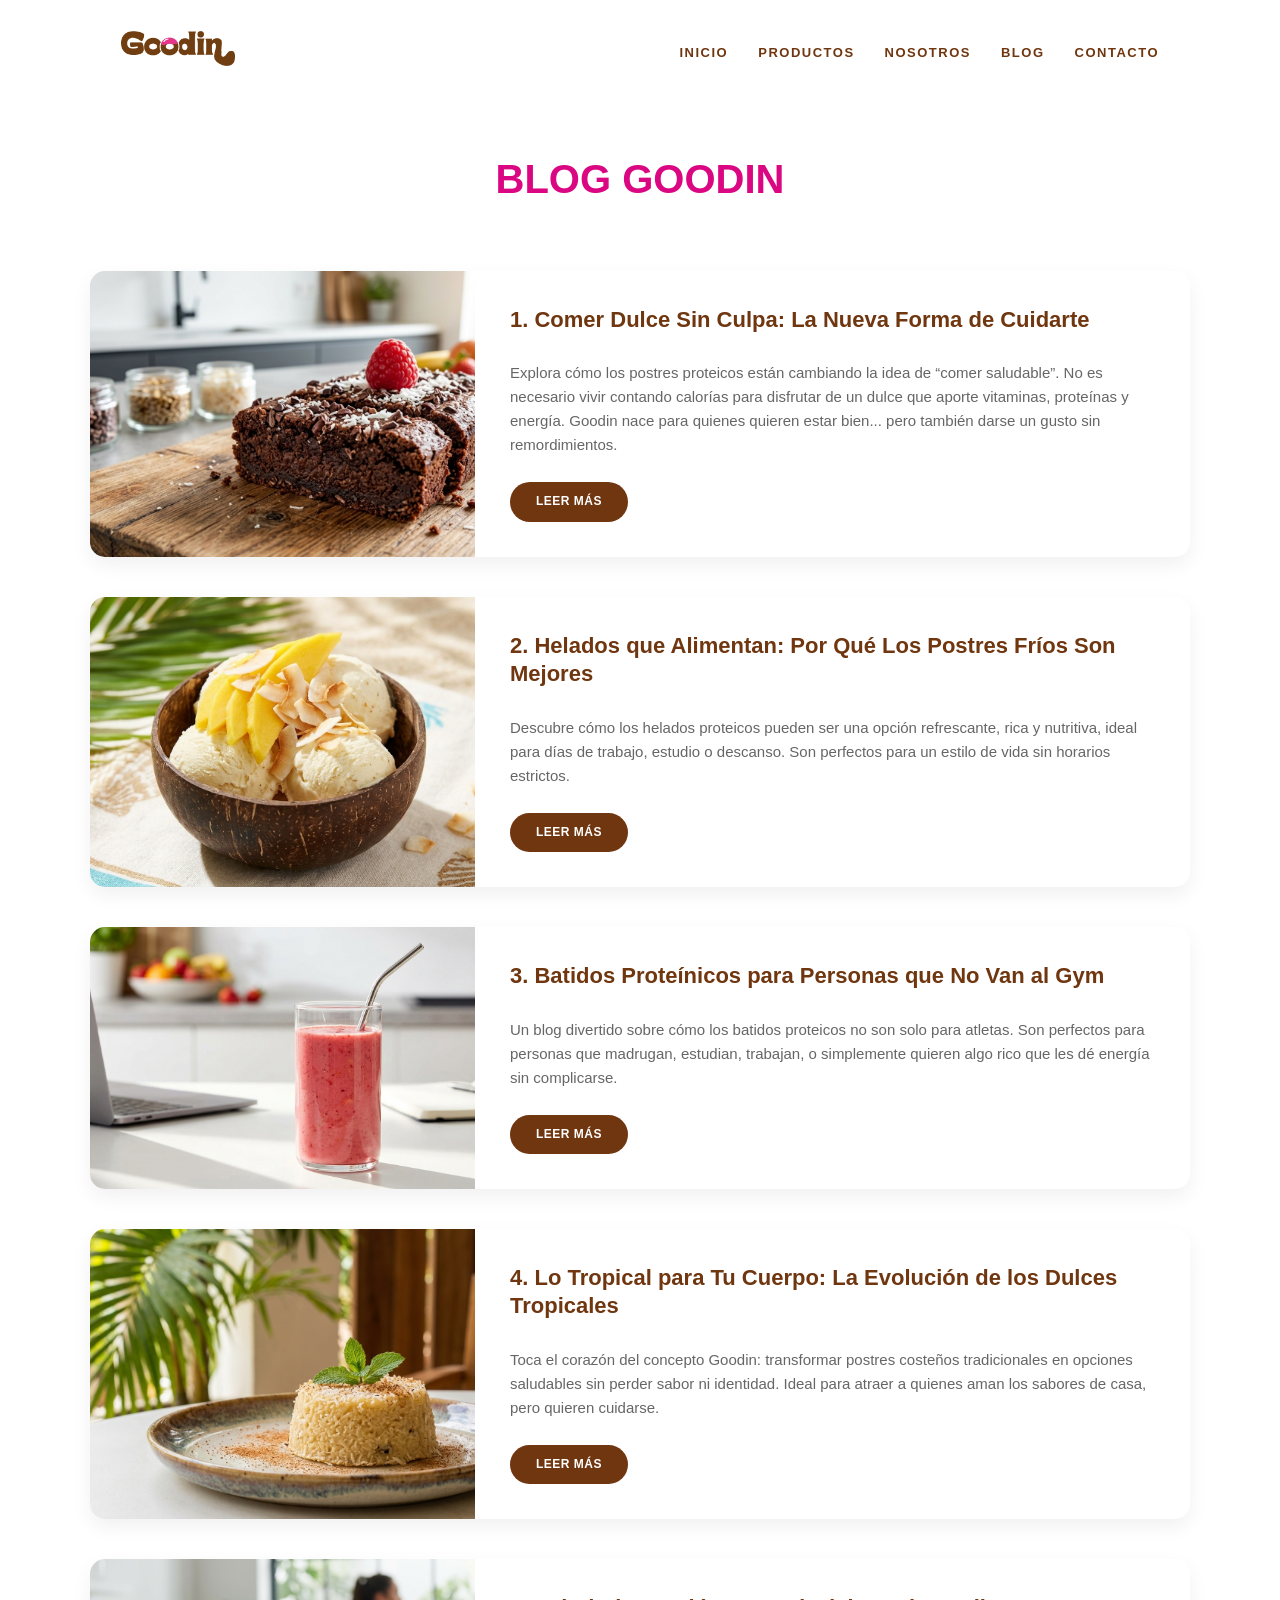
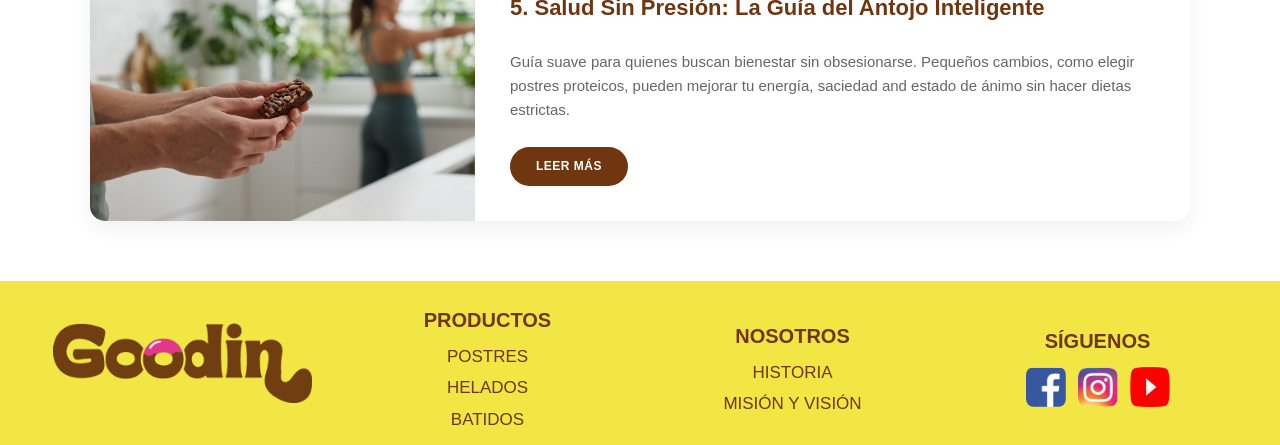
<file: blog.html>
<!DOCTYPE html>
<html lang="es">
<head>
    <meta charset="UTF-8">
    <meta name="viewport" content="width=device-width, initial-scale=1.0">
    <title>Blog</title>
    
    <link rel="stylesheet" href="style.css">
    
    
    <link rel="preconnect" href="https://fonts.googleapis.com">
    <link rel="preconnect" href="https://fonts.gstatic.com" crossorigin>
</head>
<body>
    <div id="contenedor">

        <nav id="nav-interno">
    <div class="nav-wrapper">
        <div class="logo-interno">
            <a href="index.html"><img src="imagenes/logo-nav2.png" alt="Goodin Logo"></a>
        </div>
        <ul class="enlaces-internos">
            <li><a href="index.html">Inicio</a></li>
            <li><a href="productos.html">Productos</a></li>
            <li><a href="nosotros.html">Nosotros</a></li>
            <li><a href="blog.html">Blog</a></li>
            <li><a href="contacto.html">Contacto</a></li>
        </ul>
    </div>
</nav>

        <div id="blog-container">
            <h1 class="titulo-seccion">BLOG GOODIN</h1>
            
            <div class="grupo-entradas">

    <div class="entrada-blog" id="entrada1">
        <div class="imagen-blog">
            <img src="imagenes/blog1.png" alt="Comer dulce sin culpa">
        </div>
        <div class="contenido-blog">
            <h2>1. Comer Dulce Sin Culpa: La Nueva Forma de Cuidarte</h2>
            <p>
                Explora cómo los postres proteicos están cambiando la idea de “comer saludable”. No es necesario vivir contando calorías para disfrutar de un dulce que aporte vitaminas, proteínas y energía. Goodin nace para quienes quieren estar bien... pero también darse un gusto sin remordimientos.
            </p>
            <a href="entrada1.html" class="btn-leer-mas">Leer más</a>
        </div>
    </div>

    <div class="entrada-blog" id="entrada2">
        <div class="imagen-blog">
            <img src="imagenes/blog2.png" alt="Helados que alimentan">
        </div>
        <div class="contenido-blog">
            <h2>2. Helados que Alimentan: Por Qué Los Postres Fríos Son Mejores</h2>
            <p>
                Descubre cómo los helados proteicos pueden ser una opción refrescante, rica y nutritiva, ideal para días de trabajo, estudio o descanso. Son perfectos para un estilo de vida sin horarios estrictos.
            </p>
            <a href="entrada2.html" class="btn-leer-mas">Leer más</a>
        </div>
    </div>

    <div class="entrada-blog" id="entrada3">
        <div class="imagen-blog">
            <img src="imagenes/blog3.png" alt="Batidos proteínicos">
        </div>
        <div class="contenido-blog">
            <h2>3. Batidos Proteínicos para Personas que No Van al Gym</h2>
            <p>
                Un blog divertido sobre cómo los batidos proteicos no son solo para atletas. Son perfectos para personas que madrugan, estudian, trabajan, o simplemente quieren algo rico que les dé energía sin complicarse.
            </p>
            <a href="entrada3.html" class="btn-leer-mas">Leer más</a>
        </div>
    </div>

    <div class="entrada-blog" id="entrada4">
        <div class="imagen-blog">
            <img src="imagenes/blog4.png" alt="Dulces costeños">
        </div>
        <div class="contenido-blog">
            <h2>4. Lo Tropical para Tu Cuerpo: La Evolución de los Dulces Tropicales</h2>
            <p>
                Toca el corazón del concepto Goodin: transformar postres costeños tradicionales en opciones saludables sin perder sabor ni identidad. Ideal para atraer a quienes aman los sabores de casa, pero quieren cuidarse.
            </p>
            <a href="entrada4.html" class="btn-leer-mas">Leer más</a>
        </div>
    </div>

    <div class="entrada-blog" id="entrada5">
        <div class="imagen-blog">
            <img src="imagenes/blog5.png" alt="Guía del antojo inteligente">
        </div>
        <div class="contenido-blog">
            <h2>5. Salud Sin Presión: La Guía del Antojo Inteligente</h2>
            <p>
                Guía suave para quienes buscan bienestar sin obsesionarse. Pequeños cambios, como elegir postres proteicos, pueden mejorar tu energía, saciedad and estado de ánimo sin hacer dietas estrictas.
            </p>
            <a href="entrada5.html" class="btn-leer-mas">Leer más</a>
        </div>
    </div>

</div>


        <div id="footer">
            <div id="footer1">
                <img src="imagenes/logo-footer.png" alt="">
            </div>
            <div id="footer2">
                <h1>PRODUCTOS</h1>
                <ul>
                    <li id="lifoo"><a href="productos.html#postres" id="footera">POSTRES</a></li>
                    <li id="lifoo"><a href="productos.html#helados" id="footera">HELADOS</a></li>
                    <li id="lifoo"><a href="productos.html#batidos" id="footera">BATIDOS</a></li>
                </ul>
            </div>
            <div id="footer3">
                <h1>NOSOTROS</h1>
                <ul>
                    <li id="lifoo"><a href="nosotros.html#historia" id="footera">HISTORIA</a></li>
                    <li id="lifoo"><a href="nosotros.html#mision-vision" id="footera">MISIÓN Y VISIÓN</a></li>
                    
                </ul>
            </div>
            <div id="footer4">
    <h1>Síguenos</h1>
    <div class="iconos-fila">
        <a href="https://www.facebook.com/profile.php?id=61585022253105&locale=es_LA" target="_blank"><img src="imagenes/face.png" alt="FB"></a>
        <a href="https://www.instagram.com/goodin.2026/" target="_blank"><img src="imagenes/ig.png" alt="IG"></a>
        <a href="https://www.youtube.com/channel/UCBDz72ExyoOqu65GNlf2VsQ" target="_blank">
                <img src="imagenes/yt.png" alt="IG">
            </a>
    </div>
</div>

    </div>
    <script>
    window.onload = function() {
        if (window.location.hash) {
            window.scrollTo(0, 0);
            history.replaceState(null, null, window.location.pathname);
        }
    };
    </script>
</body>
</html>
</file>
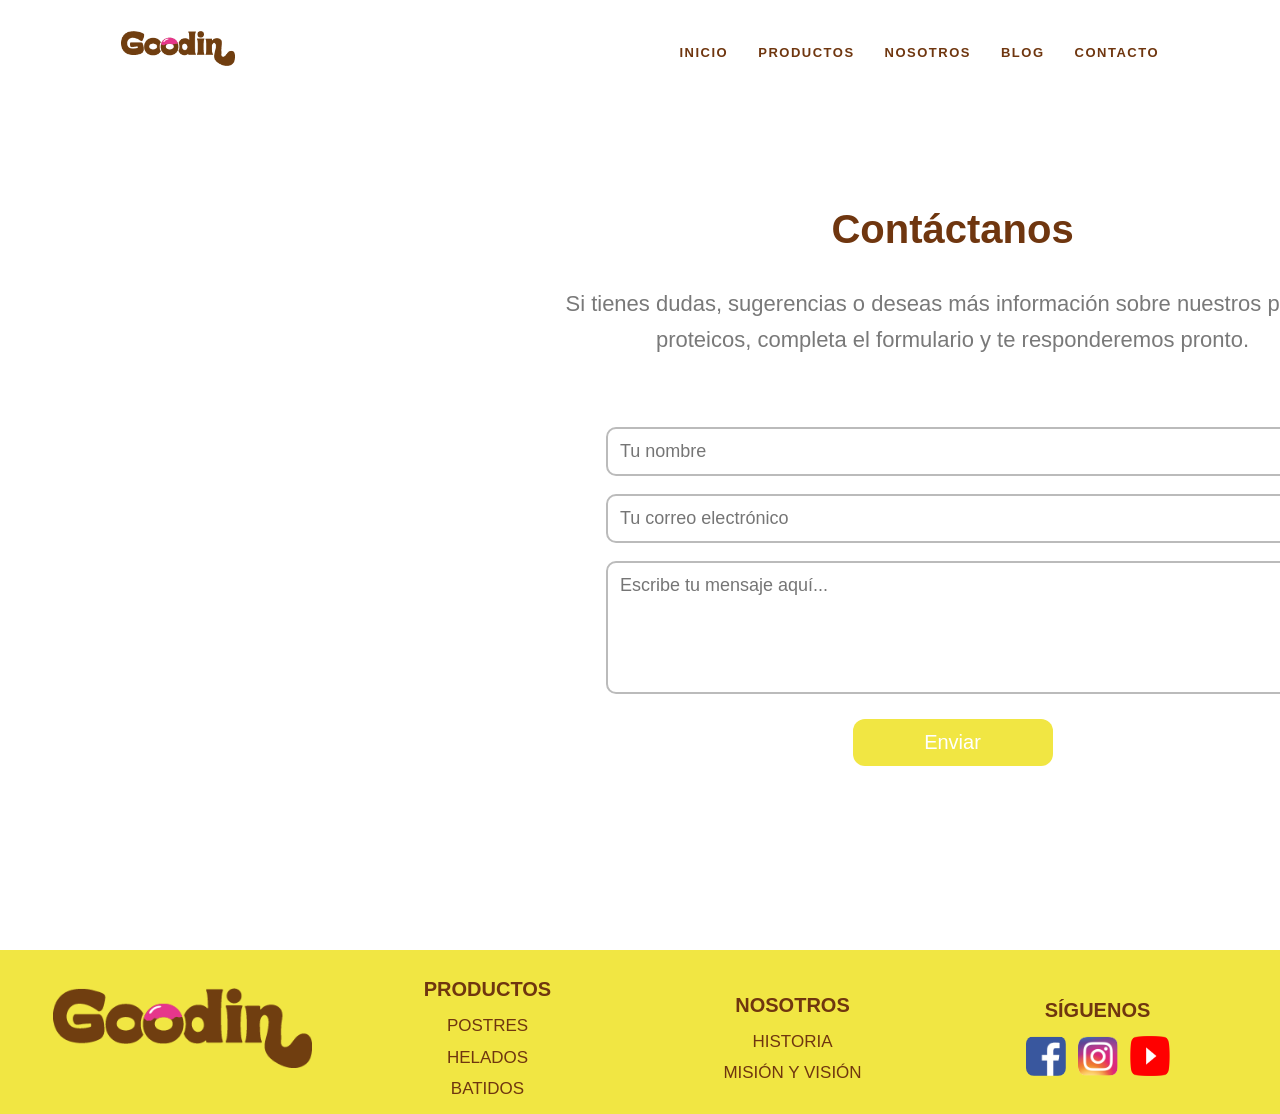
<file: contacto.html>
<!DOCTYPE html>
<html lang="es">
<head>
    <meta charset="UTF-8">
    <meta name="viewport" content="width=device-width, initial-scale=1.0">
    <title>Contáctanos</title>
    <link rel="stylesheet" href="style.css"> 
</head>
<body>
    <div id="contenedor">

       
        <nav id="nav-interno">
    <div class="nav-wrapper">
        <div class="logo-interno">
            <a href="index.html"><img src="imagenes/logo-nav2.png" alt="Goodin Logo"></a>
        </div>
        <ul class="enlaces-internos">
            <li><a href="index.html">Inicio</a></li>
            <li><a href="productos.html">Productos</a></li>
            <li><a href="nosotros.html">Nosotros</a></li>
            <li><a href="blog.html">Blog</a></li>
            <li><a href="contacto.html">Contacto</a></li>
        </ul>
    </div>
</nav>

       
        <section id="contacto">
            <div id="contacto1">
                <h1>Contáctanos</h1>
                <p>
                    Si tienes dudas, sugerencias o deseas más información sobre nuestros 
                    postres proteicos, completa el formulario y te responderemos pronto.
                </p>
            </div>

            <div id="formulario">
                <form action="#" method="post">
                    <input type="text" name="nombre" placeholder="Tu nombre" required>
                    <input type="email" name="email" placeholder="Tu correo electrónico" required>
                    <textarea name="mensaje" rows="5" placeholder="Escribe tu mensaje aquí..." required></textarea>
                    <button type="submit">Enviar</button>
                </form>
            </div>
        </section>

     
        <div id="footer">
            <div id="footer1">
                <a href="index.html"><img src="imagenes/logo-footer.png" alt=""></a>
            </div>
            <div id="footer2">
                <h1>PRODUCTOS</h1>
                <ul>
                    <li id="lifoo"><a href="productos.html#postres" id="footera">POSTRES</a></li>
                    <li id="lifoo"><a href="productos.html#helados" id="footera">HELADOS</a></li>
                    <li id="lifoo"><a href="productos.html#batidos" id="footera">BATIDOS</a></li>
                </ul>
            </div>
            <div id="footer3">
                <h1>NOSOTROS</h1>
                <ul>
                    <li id="lifoo"><a href="nosotros.html#historia" id="footera">HISTORIA</a></li>
                    <li id="lifoo"><a href="nosotros.html#mision-vision" id="footera">MISIÓN Y VISIÓN</a></li>
                    
                </ul>
            </div>
            <div id="footer4">
    <h1>Síguenos</h1>
    <div class="iconos-fila">
        <a href="https://www.facebook.com/profile.php?id=61585022253105&locale=es_LA" target="_blank"><img src="imagenes/face.png" alt="FB"></a>
        <a href="https://www.instagram.com/goodin.2026/" target="_blank"><img src="imagenes/ig.png" alt="IG"></a>
        <a href="https://www.youtube.com/channel/UCBDz72ExyoOqu65GNlf2VsQ" target="_blank">
                <img src="imagenes/yt.png" alt="IG">
            </a>
    </div>
</div>

    </div>
</body>
</html>
</file>
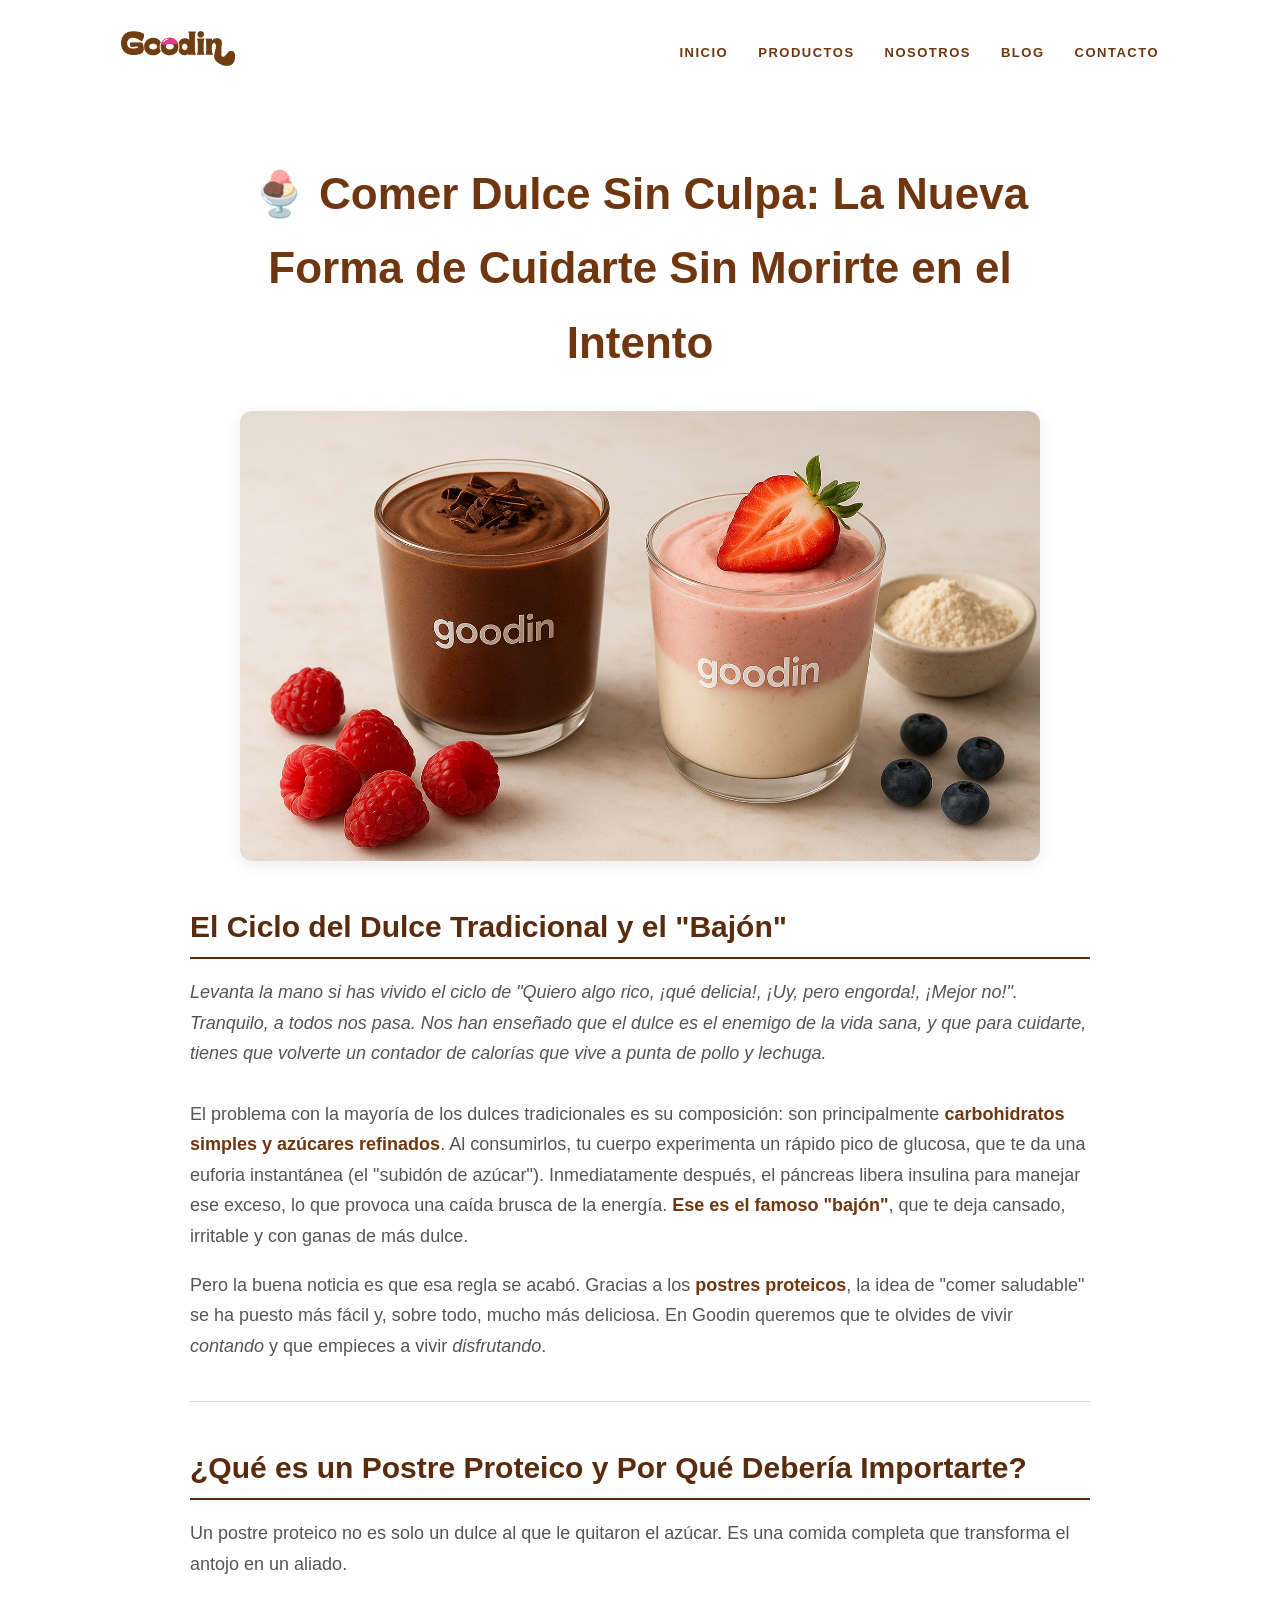
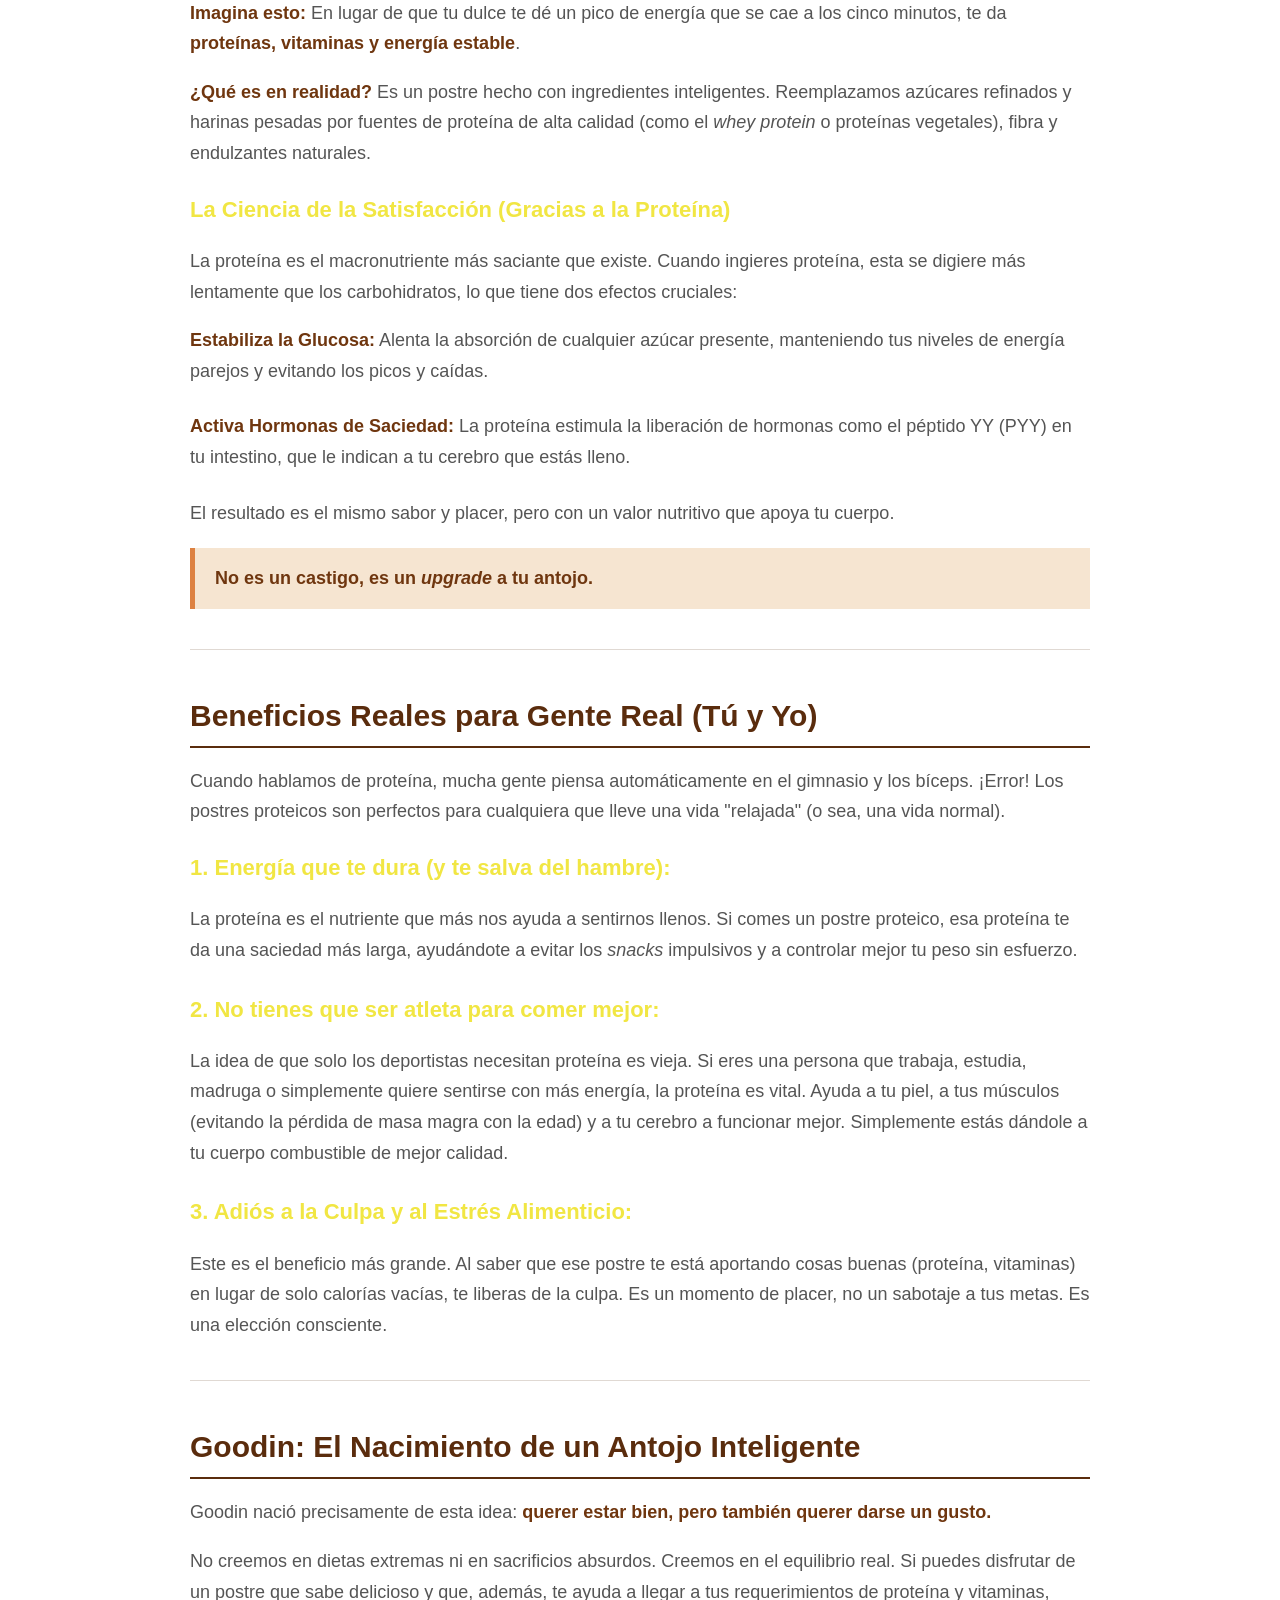
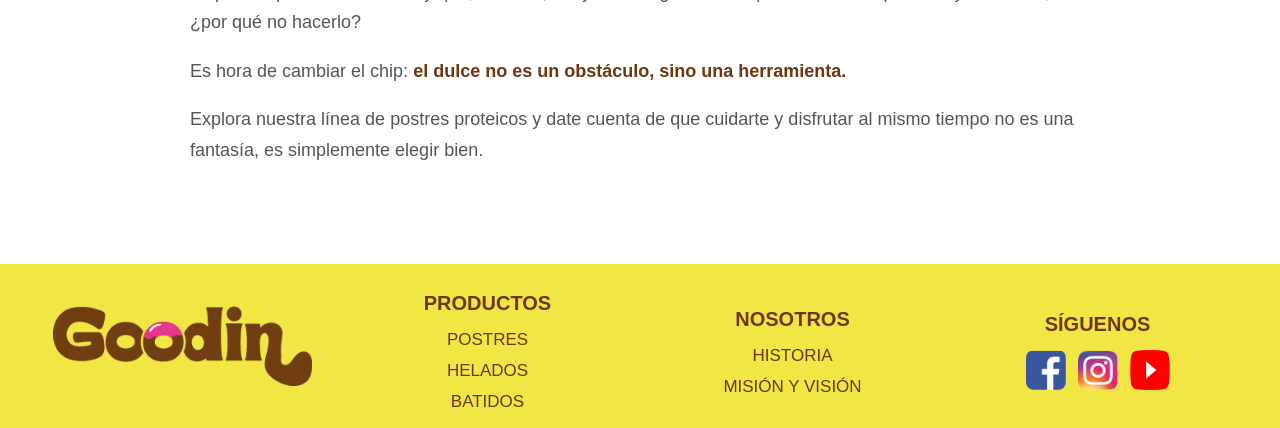
<file: entrada1.html>
<!DOCTYPE html>
<html lang="es">
<head>
    <meta charset="UTF-8">
    <meta name="viewport" content="width=device-width, initial-scale=1.0">
    <title>Comer Dulce Sin Culpa | Goodin Blog</title>
    
    <link rel="stylesheet" href="style.css">
    
    <link rel="preconnect" href="https://fonts.googleapis.com">
    <link rel="preconnect" href="https://fonts.gstatic.com" crossorigin>
</head>
<body>
    <div id="contenedor">

        <nav id="nav-interno">
    <div class="nav-wrapper">
        <div class="logo-interno">
            <a href="index.html"><img src="imagenes/logo-nav2.png" alt="Goodin Logo"></a>
        </div>
        <ul class="enlaces-internos">
            <li><a href="index.html">Inicio</a></li>
            <li><a href="productos.html">Productos</a></li>
            <li><a href="nosotros.html">Nosotros</a></li>
            <li><a href="blog.html">Blog</a></li>
            <li><a href="contacto.html">Contacto</a></li>
        </ul>
    </div>
</nav>

        <div id="entrada-completa-container">
            <article class="post-content">
                
                <h1 class="post-title">🍨 Comer Dulce Sin Culpa: La Nueva Forma de Cuidarte Sin Morirte en el Intento</h1>
                
                <div class="post-imagen-destacada">
                    <img src="imagenes/imgentrada1.png" alt="Imagen de varios postres proteicos Goodin">
                    <span class="source-attr">Generada con IA</span>
                </div>
                <h2>El Ciclo del Dulce Tradicional y el "Bajón"</h2>
                <p class="post-intro">
                    Levanta la mano si has vivido el ciclo de "Quiero algo rico, ¡qué delicia!, ¡Uy, pero engorda!, ¡Mejor no!". Tranquilo, a todos nos pasa. Nos han enseñado que el dulce es el enemigo de la vida sana, y que para cuidarte, tienes que volverte un contador de calorías que vive a punta de pollo y lechuga.
                </p>
                <p>
                    El problema con la mayoría de los dulces tradicionales es su composición: son principalmente <strong>carbohidratos simples y azúcares refinados</strong>. Al consumirlos, tu cuerpo experimenta un rápido pico de glucosa, que te da una euforia instantánea (el "subidón de azúcar"). Inmediatamente después, el páncreas libera insulina para manejar ese exceso, lo que provoca una caída brusca de la energía. <strong>Ese es el famoso "bajón"</strong>, que te deja cansado, irritable y con ganas de más dulce.
                </p>
                <p>
                    Pero la buena noticia es que esa regla se acabó. Gracias a los <strong>postres proteicos</strong>, la idea de "comer saludable" se ha puesto más fácil y, sobre todo, mucho más deliciosa. En Goodin queremos que te olvides de vivir <em>contando</em> y que empieces a vivir <em>disfrutando</em>.
                </p>

                <hr>

                <h2>¿Qué es un Postre Proteico y Por Qué Debería Importarte?</h2>
                <p>
                    Un postre proteico no es solo un dulce al que le quitaron el azúcar. Es una comida completa que transforma el antojo en un aliado.
                </p>
                <p>
                    <strong>Imagina esto:</strong> En lugar de que tu dulce te dé un pico de energía que se cae a los cinco minutos, te da <strong>proteínas, vitaminas y energía estable</strong>.
                </p>
                <p>
                    <strong>¿Qué es en realidad?</strong> Es un postre hecho con ingredientes inteligentes. Reemplazamos azúcares refinados y harinas pesadas por fuentes de proteína de alta calidad (como el <em>whey protein</em> o proteínas vegetales), fibra y endulzantes naturales.
                </p>
                
                <h3>La Ciencia de la Satisfacción (Gracias a la Proteína)</h3>
                <p>
                    La proteína es el macronutriente más saciante que existe. Cuando ingieres proteína, esta se digiere más lentamente que los carbohidratos, lo que tiene dos efectos cruciales:
                </p>
                <ul>
                    <li>
                        <strong>Estabiliza la Glucosa:</strong> Alenta la absorción de cualquier azúcar presente, manteniendo tus niveles de energía parejos y evitando los picos y caídas.
                    </li>
                    <li>
                        <strong>Activa Hormonas de Saciedad:</strong> La proteína estimula la liberación de hormonas como el péptido YY (PYY) en tu intestino, que le indican a tu cerebro que estás lleno.
                    </li>
                </ul>
                <p>El resultado es el mismo sabor y placer, pero con un valor nutritivo que apoya tu cuerpo.</p>
                
                <p class="post-nota">
                    <strong>No es un castigo, es un <em>upgrade</em> a tu antojo.</strong>
                </p>

                <hr>

                <h2>Beneficios Reales para Gente Real (Tú y Yo)</h2>
                <p>
                    Cuando hablamos de proteína, mucha gente piensa automáticamente en el gimnasio y los bíceps. ¡Error! Los postres proteicos son perfectos para cualquiera que lleve una vida "relajada" (o sea, una vida normal).
                </p>

                <ul>
                    <li>
                        <h3>1. Energía que te dura (y te salva del hambre):</h3>
                        <p>La proteína es el nutriente que más nos ayuda a sentirnos llenos. Si comes un postre proteico, esa proteína te da una saciedad más larga, ayudándote a evitar los <em>snacks</em> impulsivos y a controlar mejor tu peso sin esfuerzo.</p>
                    </li>
                    <li>
                        <h3>2. No tienes que ser atleta para comer mejor:</h3>
                        <p>La idea de que solo los deportistas necesitan proteína es vieja. Si eres una persona que trabaja, estudia, madruga o simplemente quiere sentirse con más energía, la proteína es vital. Ayuda a tu piel, a tus músculos (evitando la pérdida de masa magra con la edad) y a tu cerebro a funcionar mejor. Simplemente estás dándole a tu cuerpo combustible de mejor calidad.</p>
                    </li>
                    <li>
                        <h3>3. Adiós a la Culpa y al Estrés Alimenticio:</h3>
                        <p>Este es el beneficio más grande. Al saber que ese postre te está aportando cosas buenas (proteína, vitaminas) en lugar de solo calorías vacías, te liberas de la culpa. Es un momento de placer, no un sabotaje a tus metas. Es una elección consciente.</p>
                    </li>
                </ul>

                <hr>
                
                <h2>Goodin: El Nacimiento de un Antojo Inteligente</h2>
                <p>
                    Goodin nació precisamente de esta idea: <strong>querer estar bien, pero también querer darse un gusto.</strong>
                </p>
                <p>
                    No creemos en dietas extremas ni en sacrificios absurdos. Creemos en el equilibrio real. Si puedes disfrutar de un postre que sabe delicioso y que, además, te ayuda a llegar a tus requerimientos de proteína y vitaminas, ¿por qué no hacerlo?
                </p>
                <p>
                    Es hora de cambiar el chip: <strong>el dulce no es un obstáculo, sino una herramienta.</strong>
                </p>
                <p>
                    Explora nuestra línea de postres proteicos y date cuenta de que cuidarte y disfrutar al mismo tiempo no es una fantasía, es simplemente elegir bien.
                </p>

            </article>
        </div>


        <div id="footer">
            <div id="footer1">
                <img src="imagenes/logo-footer.png" alt="Logo Footer">
            </div>
            <div id="footer2">
                <h1>PRODUCTOS</h1>
                <ul>
                    <li id="lifoo"><a href="productos.html#postres" id="footera">POSTRES</a></li>
                    <li id="lifoo"><a href="productos.html#helados" id="footera">HELADOS</a></li>
                    <li id="lifoo"><a href="productos.html#batidos" id="footera">BATIDOS</a></li>
                </ul>
            </div>
            <div id="footer3">
                <h1>NOSOTROS</h1>
                <ul>
                    <li id="lifoo"><a href="nosotros.html#historia" id="footera">HISTORIA</a></li>
                    <li id="lifoo"><a href="nosotros.html#mision-vision" id="footera">MISIÓN Y VISIÓN</a></li>
                    
                </ul>
            </div>
            <div id="footer4">
    <h1>Síguenos</h1>
    <div class="iconos-fila">
        <a href="https://www.facebook.com/profile.php?id=61585022253105&locale=es_LA" target="_blank"><img src="imagenes/face.png" alt="FB"></a>
        <a href="https://www.instagram.com/goodin.2026/" target="_blank"><img src="imagenes/ig.png" alt="IG"></a>
        <a href="https://www.youtube.com/channel/UCBDz72ExyoOqu65GNlf2VsQ" target="_blank">
                <img src="imagenes/yt.png" alt="IG">
            </a>
    </div>
</div>

    </div>
</body>
</html>
</file>
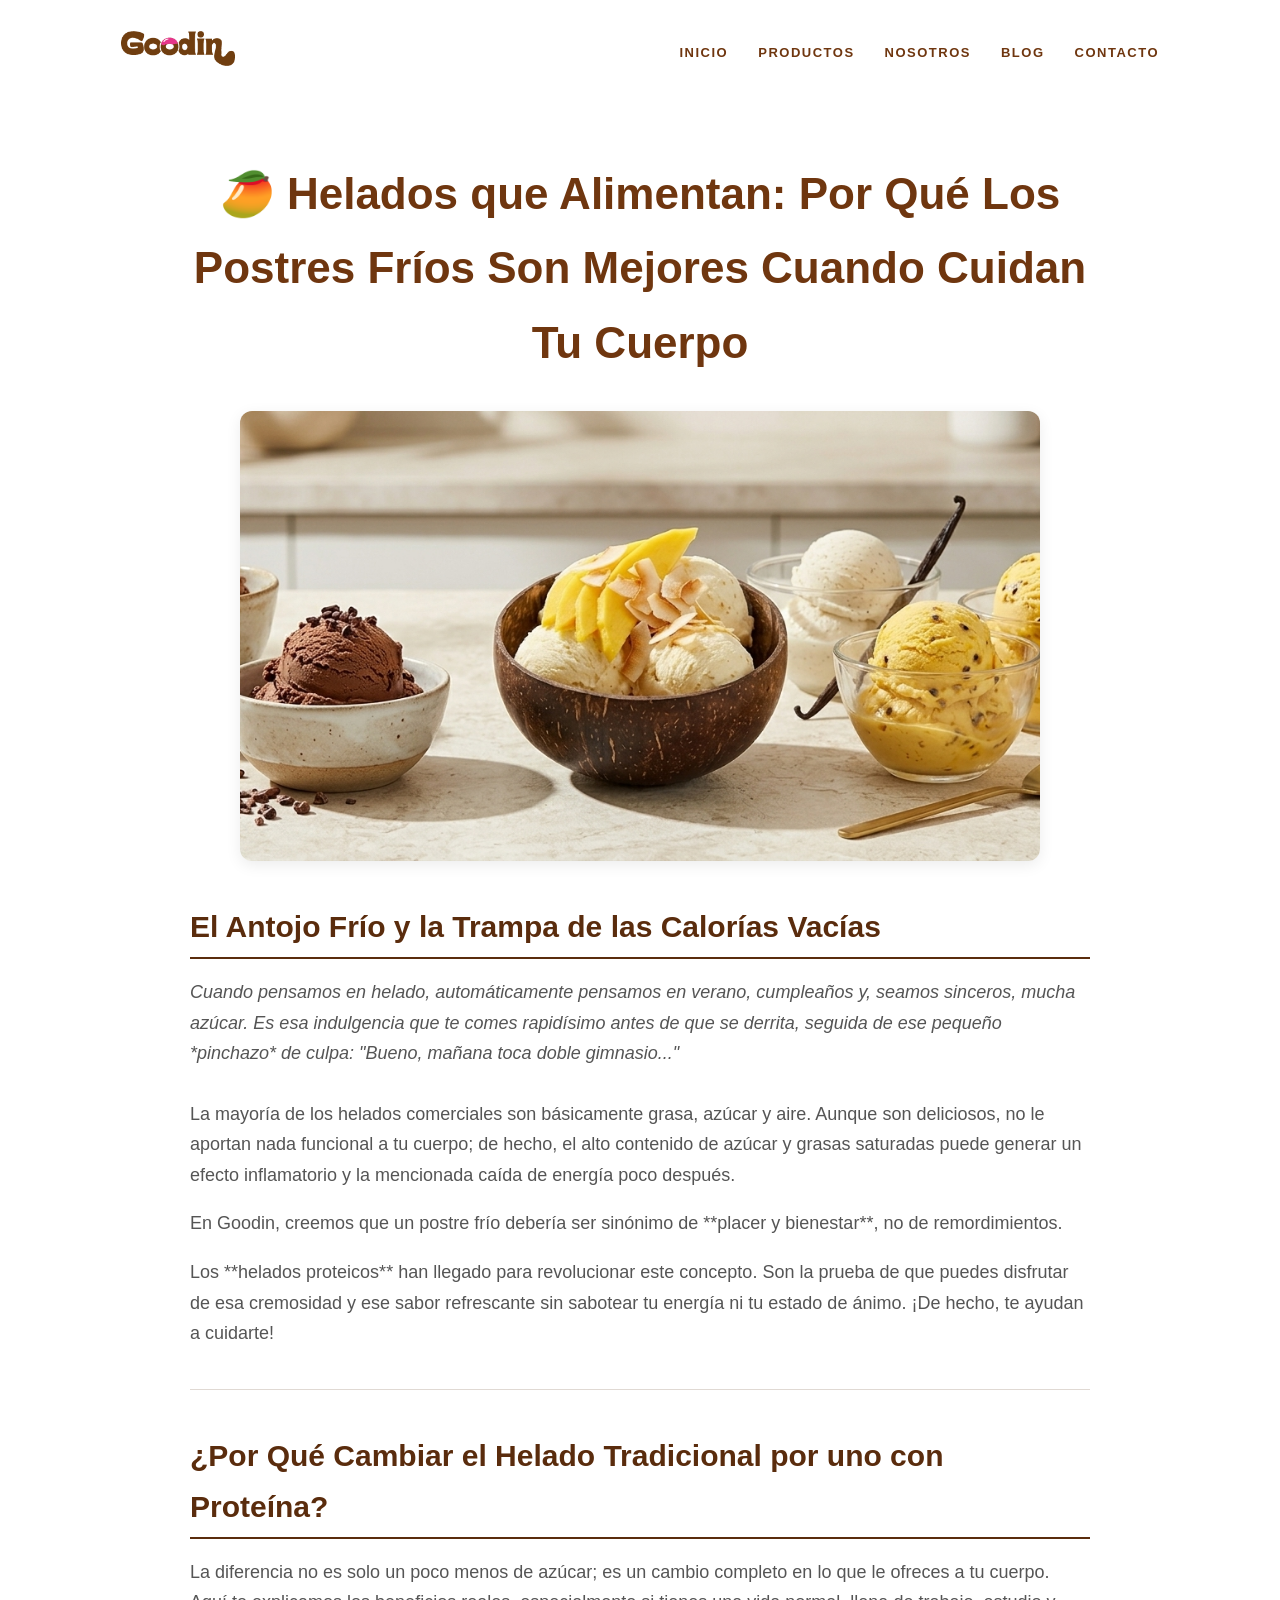
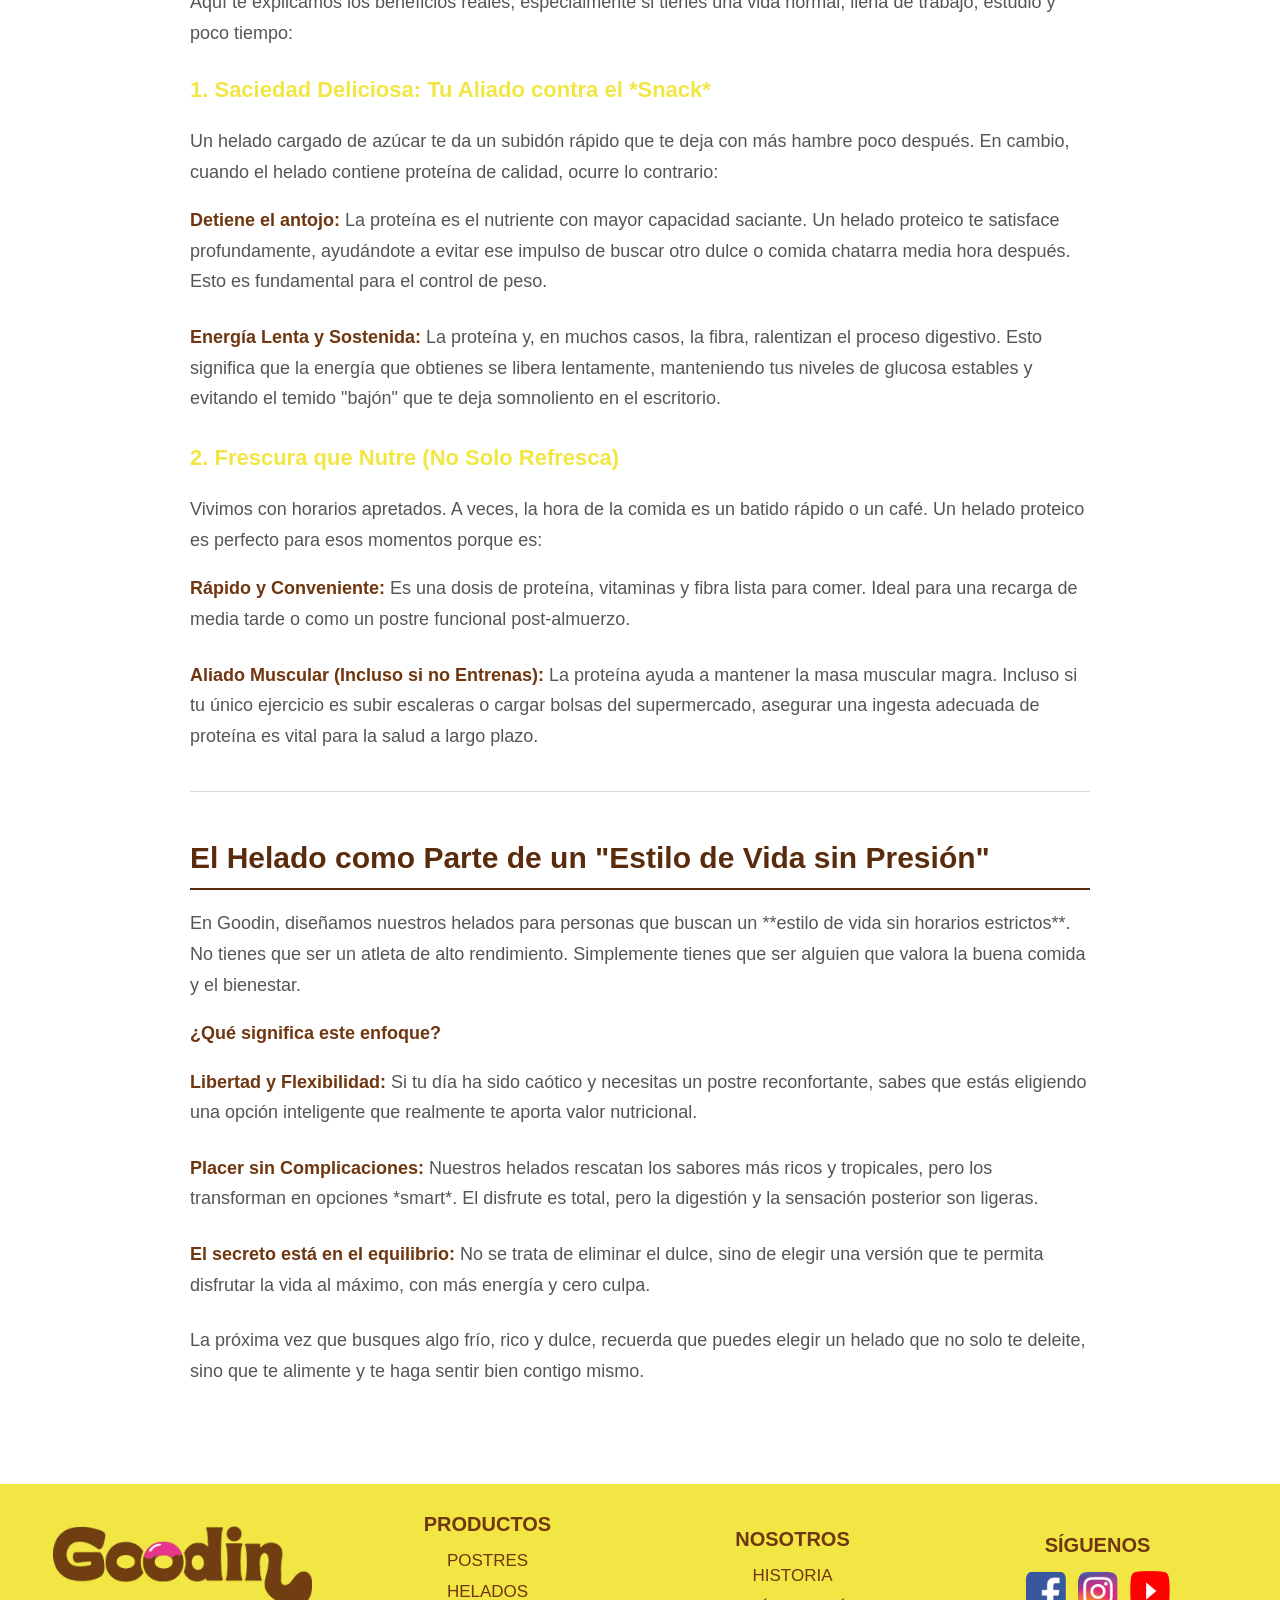
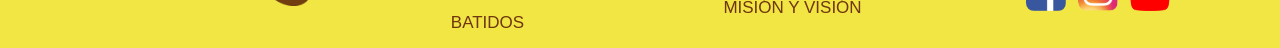
<file: entrada2.html>
<!DOCTYPE html>
<html lang="es">
<head>
    <meta charset="UTF-8">
    <meta name="viewport" content="width=device-width, initial-scale=1.0">
    <title>Helados que Alimentan | Goodin Blog</title>
    
    <link rel="stylesheet" href="style.css">
    
    <link rel="preconnect" href="https://fonts.googleapis.com">
    <link rel="preconnect" href="https://fonts.gstatic.com" crossorigin>
</head>
<body>
    <div id="contenedor">

        <nav id="nav-interno">
    <div class="nav-wrapper">
        <div class="logo-interno">
            <a href="index.html"><img src="imagenes/logo-nav2.png" alt="Goodin Logo"></a>
        </div>
        <ul class="enlaces-internos">
            <li><a href="index.html">Inicio</a></li>
            <li><a href="productos.html">Productos</a></li>
            <li><a href="nosotros.html">Nosotros</a></li>
            <li><a href="blog.html">Blog</a></li>
            <li><a href="contacto.html">Contacto</a></li>
        </ul>
    </div>
</nav>

        <div id="entrada-completa-container">
            <article class="post-content">
                
                <h1 class="post-title">🥭 Helados que Alimentan: Por Qué Los Postres Fríos Son Mejores Cuando Cuidan Tu Cuerpo</h1>
                
                <div class="post-imagen-destacada">
                    <img src="imagenes/imgentrada2.png" alt="Imagen de helados proteicos Goodin">
                    <span class="source-attr">Generada con IA</span>
                </div>
                <h2>El Antojo Frío y la Trampa de las Calorías Vacías</h2>
                <p class="post-intro">
                    Cuando pensamos en helado, automáticamente pensamos en verano, cumpleaños y, seamos sinceros, mucha azúcar. Es esa indulgencia que te comes rapidísimo antes de que se derrita, seguida de ese pequeño *pinchazo* de culpa: "Bueno, mañana toca doble gimnasio..."
                </p>
                <p>
                    La mayoría de los helados comerciales son básicamente grasa, azúcar y aire. Aunque son deliciosos, no le aportan nada funcional a tu cuerpo; de hecho, el alto contenido de azúcar y grasas saturadas puede generar un efecto inflamatorio y la mencionada caída de energía poco después.
                </p>
                <p>
                    En Goodin, creemos que un postre frío debería ser sinónimo de **placer y bienestar**, no de remordimientos.
                </p>
                <p>
                    Los **helados proteicos** han llegado para revolucionar este concepto. Son la prueba de que puedes disfrutar de esa cremosidad y ese sabor refrescante sin sabotear tu energía ni tu estado de ánimo. ¡De hecho, te ayudan a cuidarte!
                </p>

                <hr>

                <h2>¿Por Qué Cambiar el Helado Tradicional por uno con Proteína?</h2>
                <p>
                    La diferencia no es solo un poco menos de azúcar; es un cambio completo en lo que le ofreces a tu cuerpo. Aquí te explicamos los beneficios reales, especialmente si tienes una vida normal, llena de trabajo, estudio y poco tiempo:
                </p>

                <h3>1. Saciedad Deliciosa: Tu Aliado contra el *Snack*</h3>
                <p>
                    Un helado cargado de azúcar te da un subidón rápido que te deja con más hambre poco después. En cambio, cuando el helado contiene proteína de calidad, ocurre lo contrario:
                </p>
                <ul>
                    <li>
                        <strong>Detiene el antojo:</strong> La proteína es el nutriente con mayor capacidad saciante. Un helado proteico te satisface profundamente, ayudándote a evitar ese impulso de buscar otro dulce o comida chatarra media hora después. Esto es fundamental para el control de peso.
                    </li>
                    <li>
                        <strong>Energía Lenta y Sostenida:</strong> La proteína y, en muchos casos, la fibra, ralentizan el proceso digestivo. Esto significa que la energía que obtienes se libera lentamente, manteniendo tus niveles de glucosa estables y evitando el temido "bajón" que te deja somnoliento en el escritorio.
                    </li>
                </ul>
                
                <h3>2. Frescura que Nutre (No Solo Refresca)</h3>
                <p>
                    Vivimos con horarios apretados. A veces, la hora de la comida es un batido rápido o un café. Un helado proteico es perfecto para esos momentos porque es:
                </p>
                <ul>
                    <li>
                        <strong>Rápido y Conveniente:</strong> Es una dosis de proteína, vitaminas y fibra lista para comer. Ideal para una recarga de media tarde o como un postre funcional post-almuerzo.
                    </li>
                    <li>
                        <strong>Aliado Muscular (Incluso si no Entrenas):</strong> La proteína ayuda a mantener la masa muscular magra. Incluso si tu único ejercicio es subir escaleras o cargar bolsas del supermercado, asegurar una ingesta adecuada de proteína es vital para la salud a largo plazo.
                    </li>
                </ul>

                <hr>
                
                <h2>El Helado como Parte de un "Estilo de Vida sin Presión"</h2>
                <p>
                    En Goodin, diseñamos nuestros helados para personas que buscan un **estilo de vida sin horarios estrictos**. No tienes que ser un atleta de alto rendimiento. Simplemente tienes que ser alguien que valora la buena comida y el bienestar.
                </p>
                
                <p>
                    <strong>¿Qué significa este enfoque?</strong>
                </p>
                <ul>
                    <li>
                        <strong>Libertad y Flexibilidad:</strong> Si tu día ha sido caótico y necesitas un postre reconfortante, sabes que estás eligiendo una opción inteligente que realmente te aporta valor nutricional.
                    </li>
                    <li>
                        <strong>Placer sin Complicaciones:</strong> Nuestros helados rescatan los sabores más ricos y tropicales, pero los transforman en opciones *smart*. El disfrute es total, pero la digestión y la sensación posterior son ligeras.
                    </li>
                    <li>
                        <strong>El secreto está en el equilibrio:</strong> No se trata de eliminar el dulce, sino de elegir una versión que te permita disfrutar la vida al máximo, con más energía y cero culpa.
                    </li>
                </ul>

                <p>
                    La próxima vez que busques algo frío, rico y dulce, recuerda que puedes elegir un helado que no solo te deleite, sino que te alimente y te haga sentir bien contigo mismo.
                </p>

            </article>
        </div>


        <div id="footer">
            <div id="footer1">
                <img src="imagenes/logo-footer.png" alt="Logo Footer">
            </div>
            <div id="footer2">
                <h1>PRODUCTOS</h1>
                <ul>
                    <li id="lifoo"><a href="productos.html#postres" id="footera">POSTRES</a></li>
                    <li id="lifoo"><a href="productos.html#helados" id="footera">HELADOS</a></li>
                    <li id="lifoo"><a href="productos.html#batidos" id="footera">BATIDOS</a></li>
                </ul>
            </div>
            <div id="footer3">
                <h1>NOSOTROS</h1>
                <ul>
                    <li id="lifoo"><a href="nosotros.html#historia" id="footera">HISTORIA</a></li>
                    <li id="lifoo"><a href="nosotros.html#mision-vision" id="footera">MISIÓN Y VISIÓN</a></li>
                    
                </ul>
            </div>
            <div id="footer4">
    <h1>Síguenos</h1>
    <div class="iconos-fila">
        <a href="https://www.facebook.com/profile.php?id=61585022253105&locale=es_LA" target="_blank"><img src="imagenes/face.png" alt="FB"></a>
        <a href="https://www.instagram.com/goodin.2026/" target="_blank"><img src="imagenes/ig.png" alt="IG"></a>
        <a href="https://www.youtube.com/channel/UCBDz72ExyoOqu65GNlf2VsQ" target="_blank">
                <img src="imagenes/yt.png" alt="IG">
            </a>
    </div>
</div>

    </div>
</body>
</html>
</file>
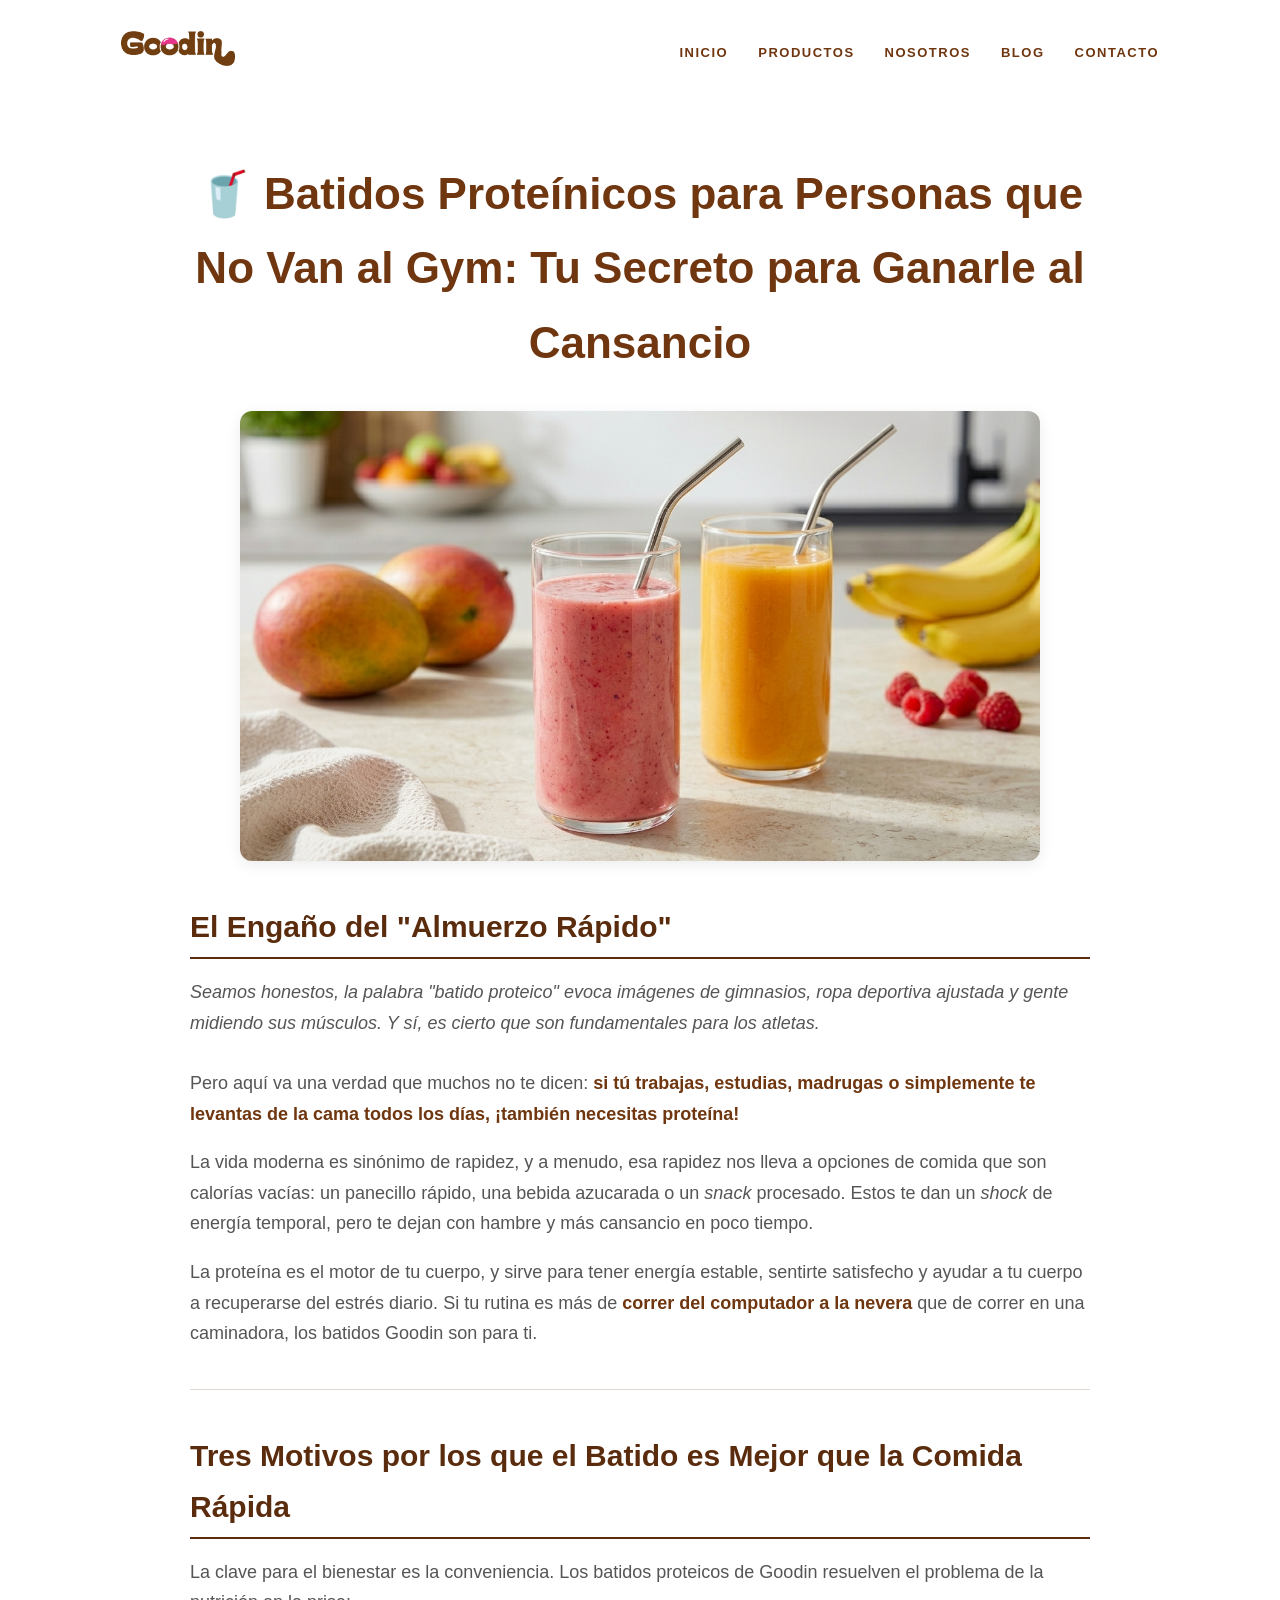
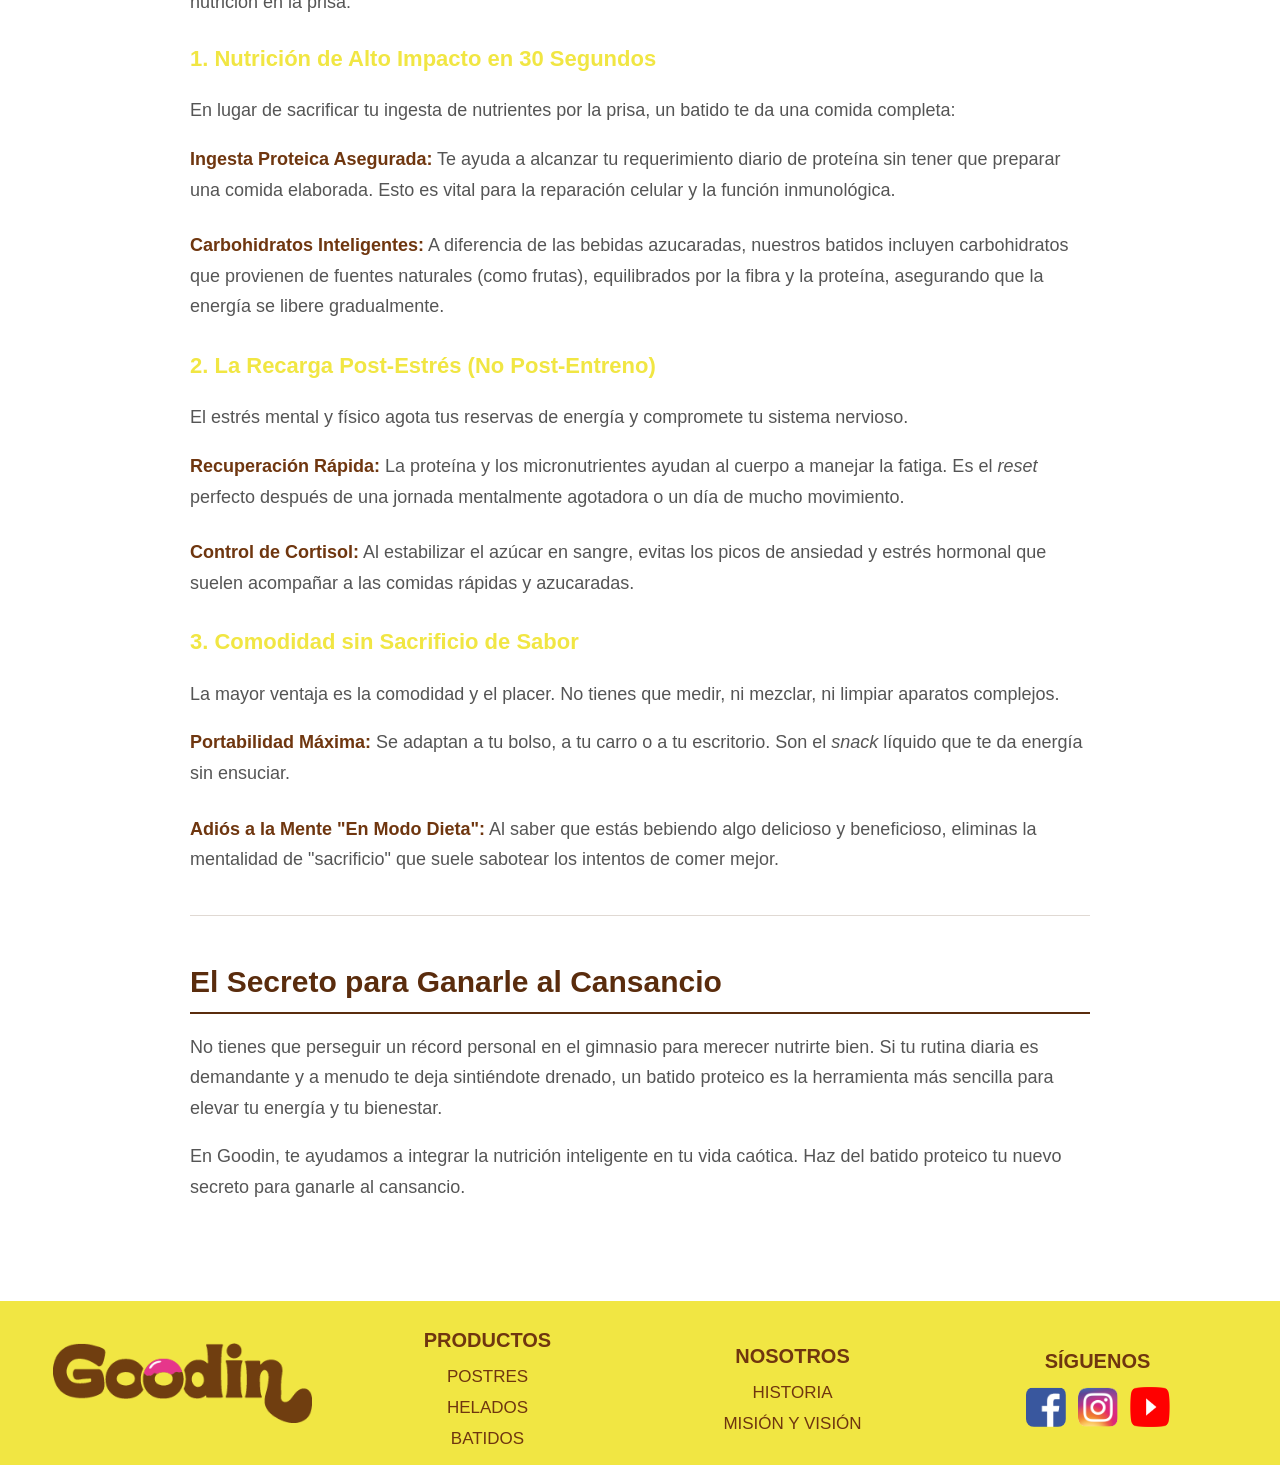
<file: entrada3.html>
<!DOCTYPE html>
<html lang="es">
<head>
    <meta charset="UTF-8">
    <meta name="viewport" content="width=device-width, initial-scale=1.0">
    <title>Batidos para Personas que No Van al Gym | Goodin Blog</title>
    
    <link rel="stylesheet" href="style.css">
    
    <link rel="preconnect" href="https://fonts.googleapis.com">
    <link rel="preconnect" href="https://fonts.gstatic.com" crossorigin>
</head>
<body>
    <div id="contenedor">

        <nav id="nav-interno">
    <div class="nav-wrapper">
        <div class="logo-interno">
            <a href="index.html"><img src="imagenes/logo-nav2.png" alt="Goodin Logo"></a>
        </div>
        <ul class="enlaces-internos">
            <li><a href="index.html">Inicio</a></li>
            <li><a href="productos.html">Productos</a></li>
            <li><a href="nosotros.html">Nosotros</a></li>
            <li><a href="blog.html">Blog</a></li>
            <li><a href="contacto.html">Contacto</a></li>
        </ul>
    </div>
</nav>

        <div id="entrada-completa-container">
            <article class="post-content">
                
                <h1 class="post-title">🥤 Batidos Proteínicos para Personas que No Van al Gym: Tu Secreto para Ganarle al Cansancio</h1>
                
                <div class="post-imagen-destacada">
                    <img src="imagenes/imgentrada3.png" alt="Imagen de batidos Goodin listos para consumir">
                    <span class="source-attr">Generada con IA</span>
                </div>
                <h2>El Engaño del "Almuerzo Rápido"</h2>
                <p class="post-intro">
                    Seamos honestos, la palabra "batido proteico" evoca imágenes de gimnasios, ropa deportiva ajustada y gente midiendo sus músculos. Y sí, es cierto que son fundamentales para los atletas.
                </p>
                <p>
                    Pero aquí va una verdad que muchos no te dicen: <strong>si tú trabajas, estudias, madrugas o simplemente te levantas de la cama todos los días, ¡también necesitas proteína!</strong>
                </p>
                <p>
                    La vida moderna es sinónimo de rapidez, y a menudo, esa rapidez nos lleva a opciones de comida que son calorías vacías: un panecillo rápido, una bebida azucarada o un <em>snack</em> procesado. Estos te dan un <em>shock</em> de energía temporal, pero te dejan con hambre y más cansancio en poco tiempo.
                </p>
                <p>
                    La proteína es el motor de tu cuerpo, y sirve para tener energía estable, sentirte satisfecho y ayudar a tu cuerpo a recuperarse del estrés diario. Si tu rutina es más de <strong>correr del computador a la nevera</strong> que de correr en una caminadora, los batidos Goodin son para ti.
                </p>

                <hr>

                <h2>Tres Motivos por los que el Batido es Mejor que la Comida Rápida</h2>
                <p>
                    La clave para el bienestar es la conveniencia. Los batidos proteicos de Goodin resuelven el problema de la nutrición en la prisa:
                </p>

                <h3>1. Nutrición de Alto Impacto en 30 Segundos</h3>
                <p>
                    En lugar de sacrificar tu ingesta de nutrientes por la prisa, un batido te da una comida completa:
                </p>
                <ul>
                    <li>
                        <strong>Ingesta Proteica Asegurada:</strong> Te ayuda a alcanzar tu requerimiento diario de proteína sin tener que preparar una comida elaborada. Esto es vital para la reparación celular y la función inmunológica.
                    </li>
                    <li>
                        <strong>Carbohidratos Inteligentes:</strong> A diferencia de las bebidas azucaradas, nuestros batidos incluyen carbohidratos que provienen de fuentes naturales (como frutas), equilibrados por la fibra y la proteína, asegurando que la energía se libere gradualmente.
                    </li>
                </ul>
                
                <h3>2. La Recarga Post-Estrés (No Post-Entreno)</h3>
                <p>
                    El estrés mental y físico agota tus reservas de energía y compromete tu sistema nervioso.
                </p>
                <ul>
                    <li>
                        <strong>Recuperación Rápida:</strong> La proteína y los micronutrientes ayudan al cuerpo a manejar la fatiga. Es el <em>reset</em> perfecto después de una jornada mentalmente agotadora o un día de mucho movimiento.
                    </li>
                    <li>
                        <strong>Control de Cortisol:</strong> Al estabilizar el azúcar en sangre, evitas los picos de ansiedad y estrés hormonal que suelen acompañar a las comidas rápidas y azucaradas.
                    </li>
                </ul>

                <h3>3. Comodidad sin Sacrificio de Sabor</h3>
                <p>
                    La mayor ventaja es la comodidad y el placer. No tienes que medir, ni mezclar, ni limpiar aparatos complejos.
                </p>
                <ul>
                    <li>
                        <strong>Portabilidad Máxima:</strong> Se adaptan a tu bolso, a tu carro o a tu escritorio. Son el <em>snack</em> líquido que te da energía sin ensuciar.
                    </li>
                    <li>
                        <strong>Adiós a la Mente "En Modo Dieta":</strong> Al saber que estás bebiendo algo delicioso y beneficioso, eliminas la mentalidad de "sacrificio" que suele sabotear los intentos de comer mejor.
                    </li>
                </ul>

                <hr>
                
                <h2>El Secreto para Ganarle al Cansancio</h2>
                <p>
                    No tienes que perseguir un récord personal en el gimnasio para merecer nutrirte bien. Si tu rutina diaria es demandante y a menudo te deja sintiéndote drenado, un batido proteico es la herramienta más sencilla para elevar tu energía y tu bienestar.
                </p>
                <p>
                    En Goodin, te ayudamos a integrar la nutrición inteligente en tu vida caótica. Haz del batido proteico tu nuevo secreto para ganarle al cansancio.
                </p>

            </article>
        </div>


        <div id="footer">
            <div id="footer1">
                <img src="imagenes/logo-footer.png" alt="Logo Footer">
            </div>
            <div id="footer2">
                <h1>PRODUCTOS</h1>
                <ul>
                    <li id="lifoo"><a href="productos.html#postres" id="footera">POSTRES</a></li>
                    <li id="lifoo"><a href="productos.html#helados" id="footera">HELADOS</a></li>
                    <li id="lifoo"><a href="productos.html#batidos" id="footera">BATIDOS</a></li>
                </ul>
            </div>
            <div id="footer3">
                <h1>NOSOTROS</h1>
                <ul>
                    <li id="lifoo"><a href="nosotros.html#historia" id="footera">HISTORIA</a></li>
                    <li id="lifoo"><a href="nosotros.html#mision-vision" id="footera">MISIÓN Y VISIÓN</a></li>
                    
                </ul>
            </div>
            <div id="footer4">
    <h1>Síguenos</h1>
    <div class="iconos-fila">
        <a href="https://www.facebook.com/profile.php?id=61585022253105&locale=es_LA" target="_blank"><img src="imagenes/face.png" alt="FB"></a>
        <a href="https://www.instagram.com/goodin.2026/" target="_blank"><img src="imagenes/ig.png" alt="IG"></a>
        <a href="https://www.youtube.com/channel/UCBDz72ExyoOqu65GNlf2VsQ/" target="_blank">
                <img src="imagenes/yt.png" alt="IG">
            </a>
    </div>
</div>

    </div>
</body>
</html>
</file>
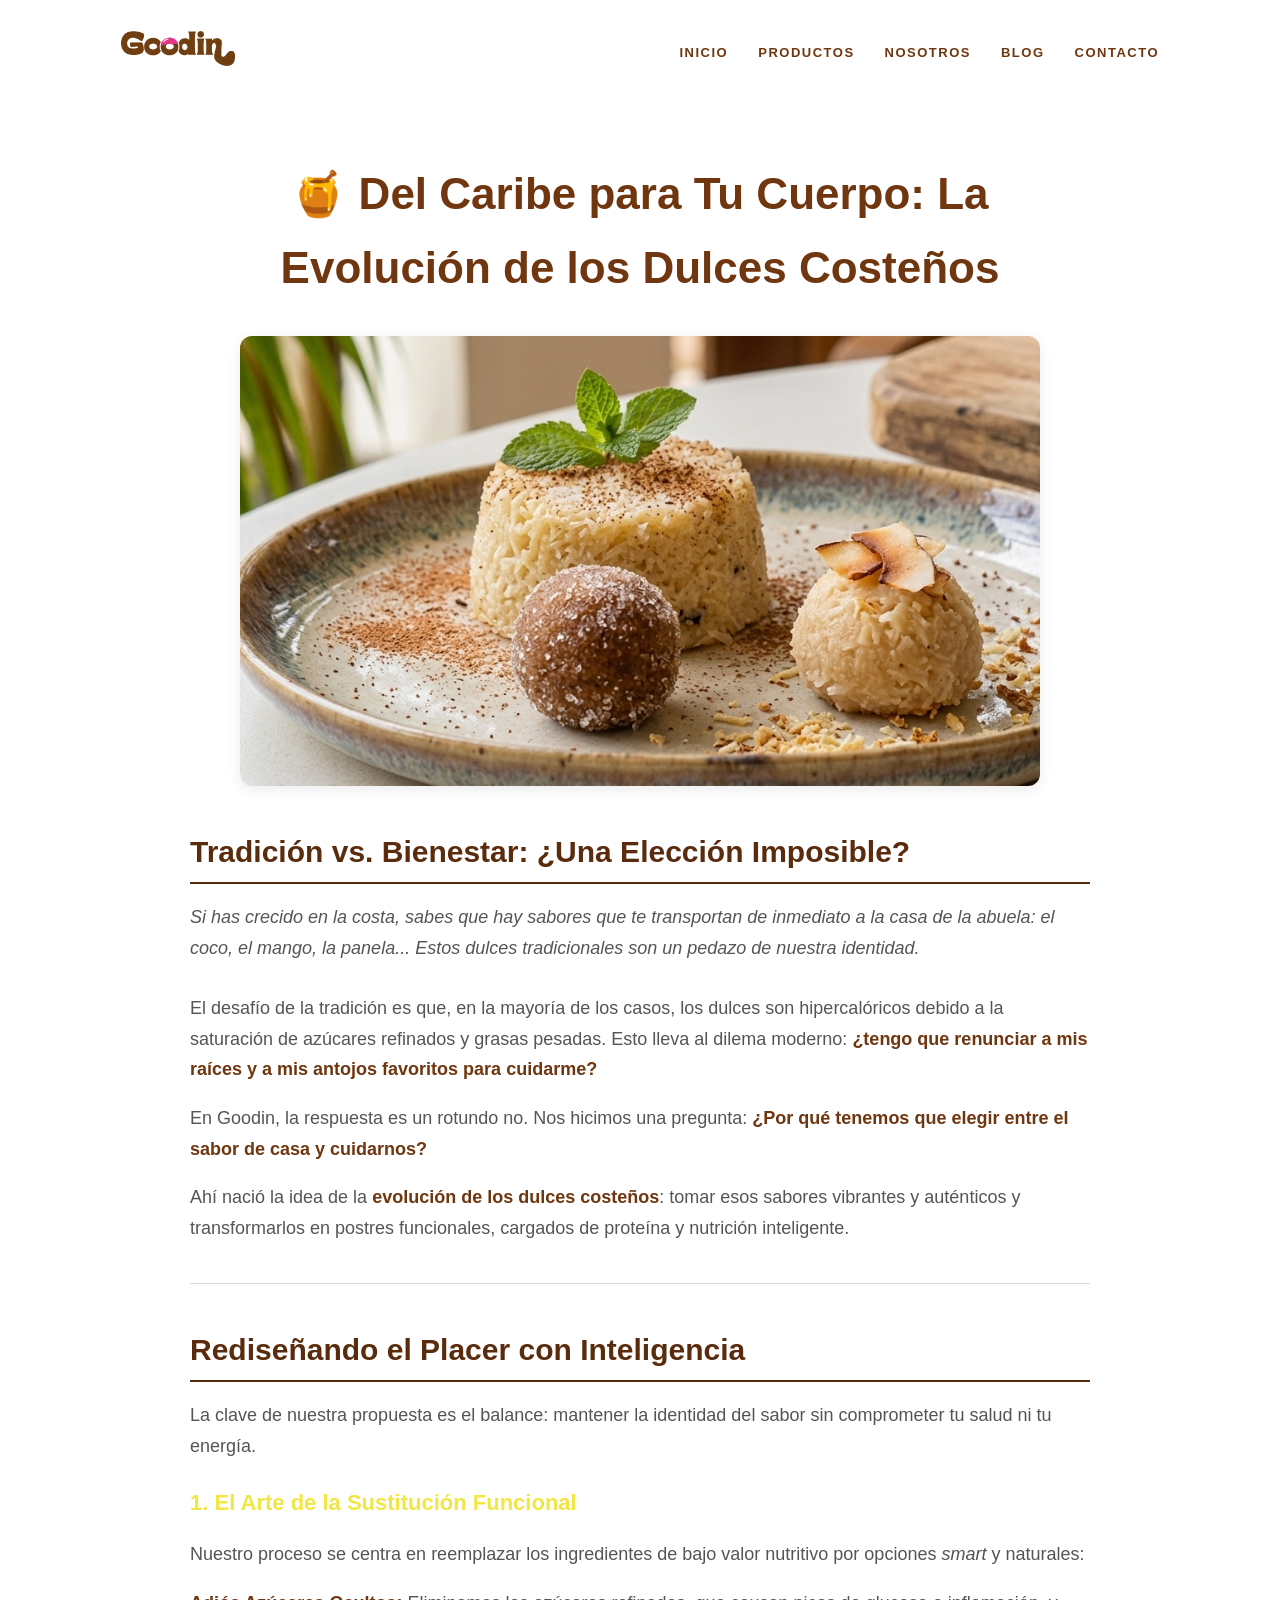
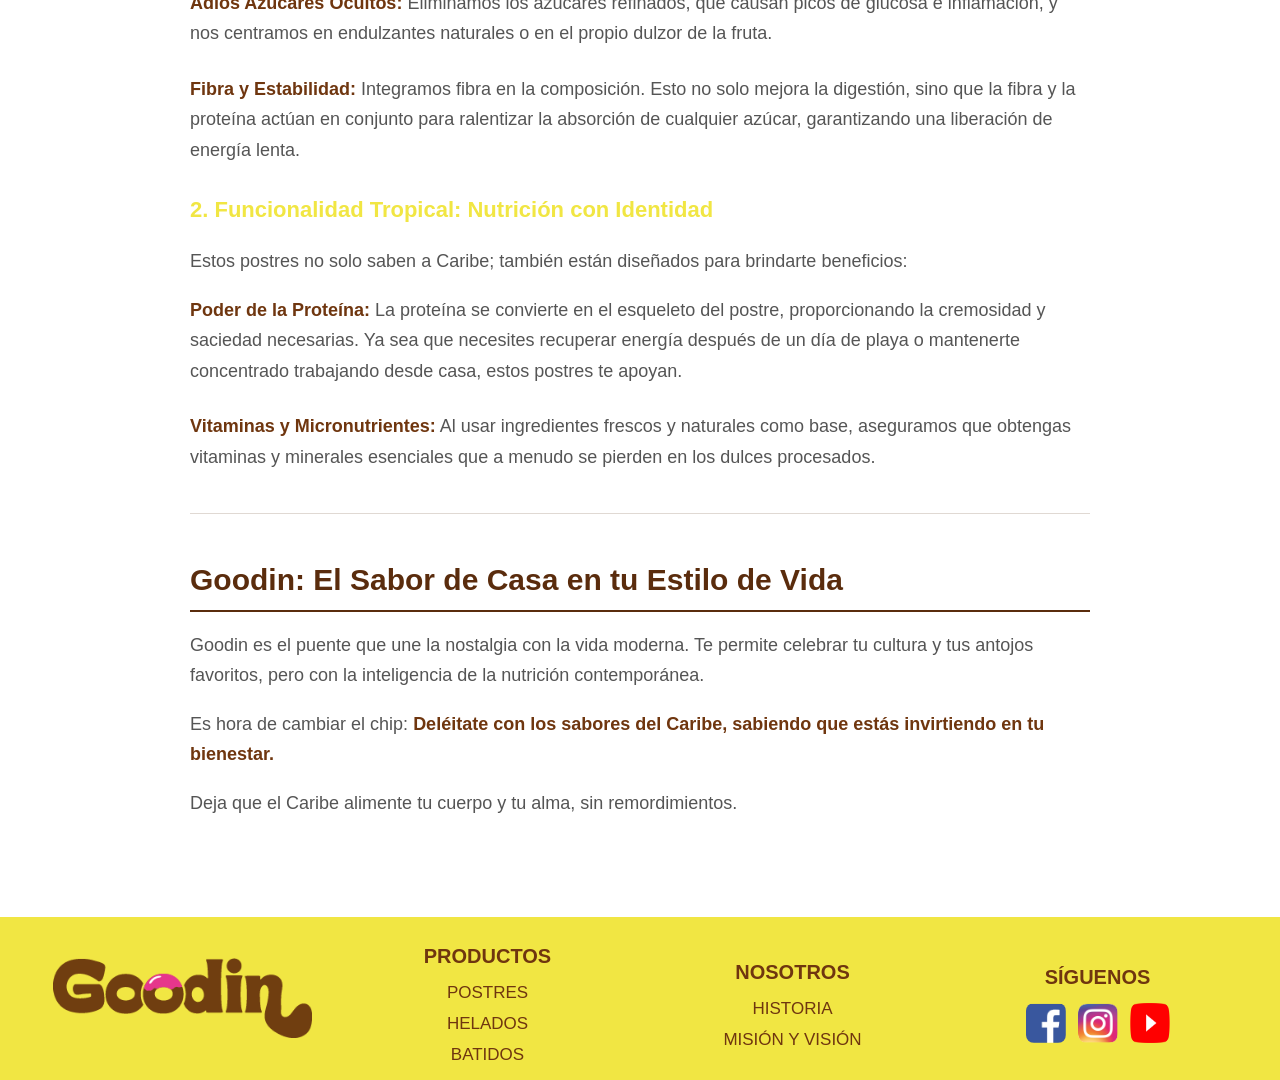
<file: entrada4.html>
<!DOCTYPE html>
<html lang="es">
<head>
    <meta charset="UTF-8">
    <meta name="viewport" content="width=device-width, initial-scale=1.0">
    <title>Del Caribe para Tu Cuerpo | Goodin Blog</title>
    
    <link rel="stylesheet" href="style.css">
    
    <link rel="preconnect" href="https://fonts.googleapis.com">
    <link rel="preconnect" href="https://fonts.gstatic.com" crossorigin>
</head>
<body>
    <div id="contenedor">

        <nav id="nav-interno">
    <div class="nav-wrapper">
        <div class="logo-interno">
            <a href="index.html"><img src="imagenes/logo-nav2.png" alt="Goodin Logo"></a>
        </div>
        <ul class="enlaces-internos">
            <li><a href="index.html">Inicio</a></li>
            <li><a href="productos.html">Productos</a></li>
            <li><a href="nosotros.html">Nosotros</a></li>
            <li><a href="blog.html">Blog</a></li>
            <li><a href="contacto.html">Contacto</a></li>
        </ul>
    </div>
</nav>

        <div id="entrada-completa-container">
            <article class="post-content">
                
                <h1 class="post-title">🍯 Del Caribe para Tu Cuerpo: La Evolución de los Dulces Costeños</h1>
                
                <div class="post-imagen-destacada">
                    <img src="imagenes/imgentrada4.png" alt="Imagen con frutas tropicales y postres Goodin">
                    <span class="source-attr">Generada con IA</span>
                </div>
                <h2>Tradición vs. Bienestar: ¿Una Elección Imposible?</h2>
                <p class="post-intro">
                    Si has crecido en la costa, sabes que hay sabores que te transportan de inmediato a la casa de la abuela: el coco, el mango, la panela... Estos dulces tradicionales son un pedazo de nuestra identidad.
                </p>
                <p>
                    El desafío de la tradición es que, en la mayoría de los casos, los dulces son hipercalóricos debido a la saturación de azúcares refinados y grasas pesadas. Esto lleva al dilema moderno: <strong>¿tengo que renunciar a mis raíces y a mis antojos favoritos para cuidarme?</strong>
                </p>
                <p>
                    En Goodin, la respuesta es un rotundo no. Nos hicimos una pregunta: <strong>¿Por qué tenemos que elegir entre el sabor de casa y cuidarnos?</strong>
                </p>
                <p>
                    Ahí nació la idea de la <strong>evolución de los dulces costeños</strong>: tomar esos sabores vibrantes y auténticos y transformarlos en postres funcionales, cargados de proteína y nutrición inteligente.
                </p>

                <hr>

                <h2>Rediseñando el Placer con Inteligencia</h2>
                <p>
                    La clave de nuestra propuesta es el balance: mantener la identidad del sabor sin comprometer tu salud ni tu energía.
                </p>

                <h3>1. El Arte de la Sustitución Funcional</h3>
                <p>
                    Nuestro proceso se centra en reemplazar los ingredientes de bajo valor nutritivo por opciones <em>smart</em> y naturales:
                </p>
                <ul>
                    <li>
                        <strong>Adiós Azúcares Ocultos:</strong> Eliminamos los azúcares refinados, que causan picos de glucosa e inflamación, y nos centramos en endulzantes naturales o en el propio dulzor de la fruta.
                    </li>
                    <li>
                        <strong>Fibra y Estabilidad:</strong> Integramos fibra en la composición. Esto no solo mejora la digestión, sino que la fibra y la proteína actúan en conjunto para ralentizar la absorción de cualquier azúcar, garantizando una liberación de energía lenta.
                    </li>
                </ul>
                
                <h3>2. Funcionalidad Tropical: Nutrición con Identidad</h3>
                <p>
                    Estos postres no solo saben a Caribe; también están diseñados para brindarte beneficios:
                </p>
                <ul>
                    <li>
                        <strong>Poder de la Proteína:</strong> La proteína se convierte en el esqueleto del postre, proporcionando la cremosidad y saciedad necesarias. Ya sea que necesites recuperar energía después de un día de playa o mantenerte concentrado trabajando desde casa, estos postres te apoyan.
                    </li>
                    <li>
                        <strong>Vitaminas y Micronutrientes:</strong> Al usar ingredientes frescos y naturales como base, aseguramos que obtengas vitaminas y minerales esenciales que a menudo se pierden en los dulces procesados.
                    </li>
                </ul>

                <hr>
                
                <h2>Goodin: El Sabor de Casa en tu Estilo de Vida</h2>
                <p>
                    Goodin es el puente que une la nostalgia con la vida moderna. Te permite celebrar tu cultura y tus antojos favoritos, pero con la inteligencia de la nutrición contemporánea.
                </p>
                <p>
                    Es hora de cambiar el chip: <strong>Deléitate con los sabores del Caribe, sabiendo que estás invirtiendo en tu bienestar.</strong>
                </p>
                <p>
                    Deja que el Caribe alimente tu cuerpo y tu alma, sin remordimientos.
                </p>

            </article>
        </div>


        <div id="footer">
            <div id="footer1">
                <img src="imagenes/logo-footer.png" alt="Logo Footer">
            </div>
            <div id="footer2">
                <h1>PRODUCTOS</h1>
                <ul>
                    <li id="lifoo"><a href="productos.html#postres" id="footera">POSTRES</a></li>
                    <li id="lifoo"><a href="productos.html#helados" id="footera">HELADOS</a></li>
                    <li id="lifoo"><a href="productos.html#batidos" id="footera">BATIDOS</a></li>
                </ul>
            </div>
            <div id="footer3">
                <h1>NOSOTROS</h1>
                <ul>
                    <li id="lifoo"><a href="nosotros.html#historia" id="footera">HISTORIA</a></li>
                    <li id="lifoo"><a href="nosotros.html#mision-vision" id="footera">MISIÓN Y VISIÓN</a></li>
                    
                </ul>
            </div>
            <div id="footer4">
    <h1>Síguenos</h1>
    <div class="iconos-fila">
        <a href="https://www.facebook.com/profile.php?id=61585022253105&locale=es_LA" target="_blank"><img src="imagenes/face.png" alt="FB"></a>
        <a href="https://www.instagram.com/goodin.2026/" target="_blank"><img src="imagenes/ig.png" alt="IG"></a>
        <a href="https://www.youtube.com/channel/UCBDz72ExyoOqu65GNlf2VsQ" target="_blank">
                <img src="imagenes/yt.png" alt="IG">
            </a>
    </div>
</div>

    </div>
</body>
</html>
</file>
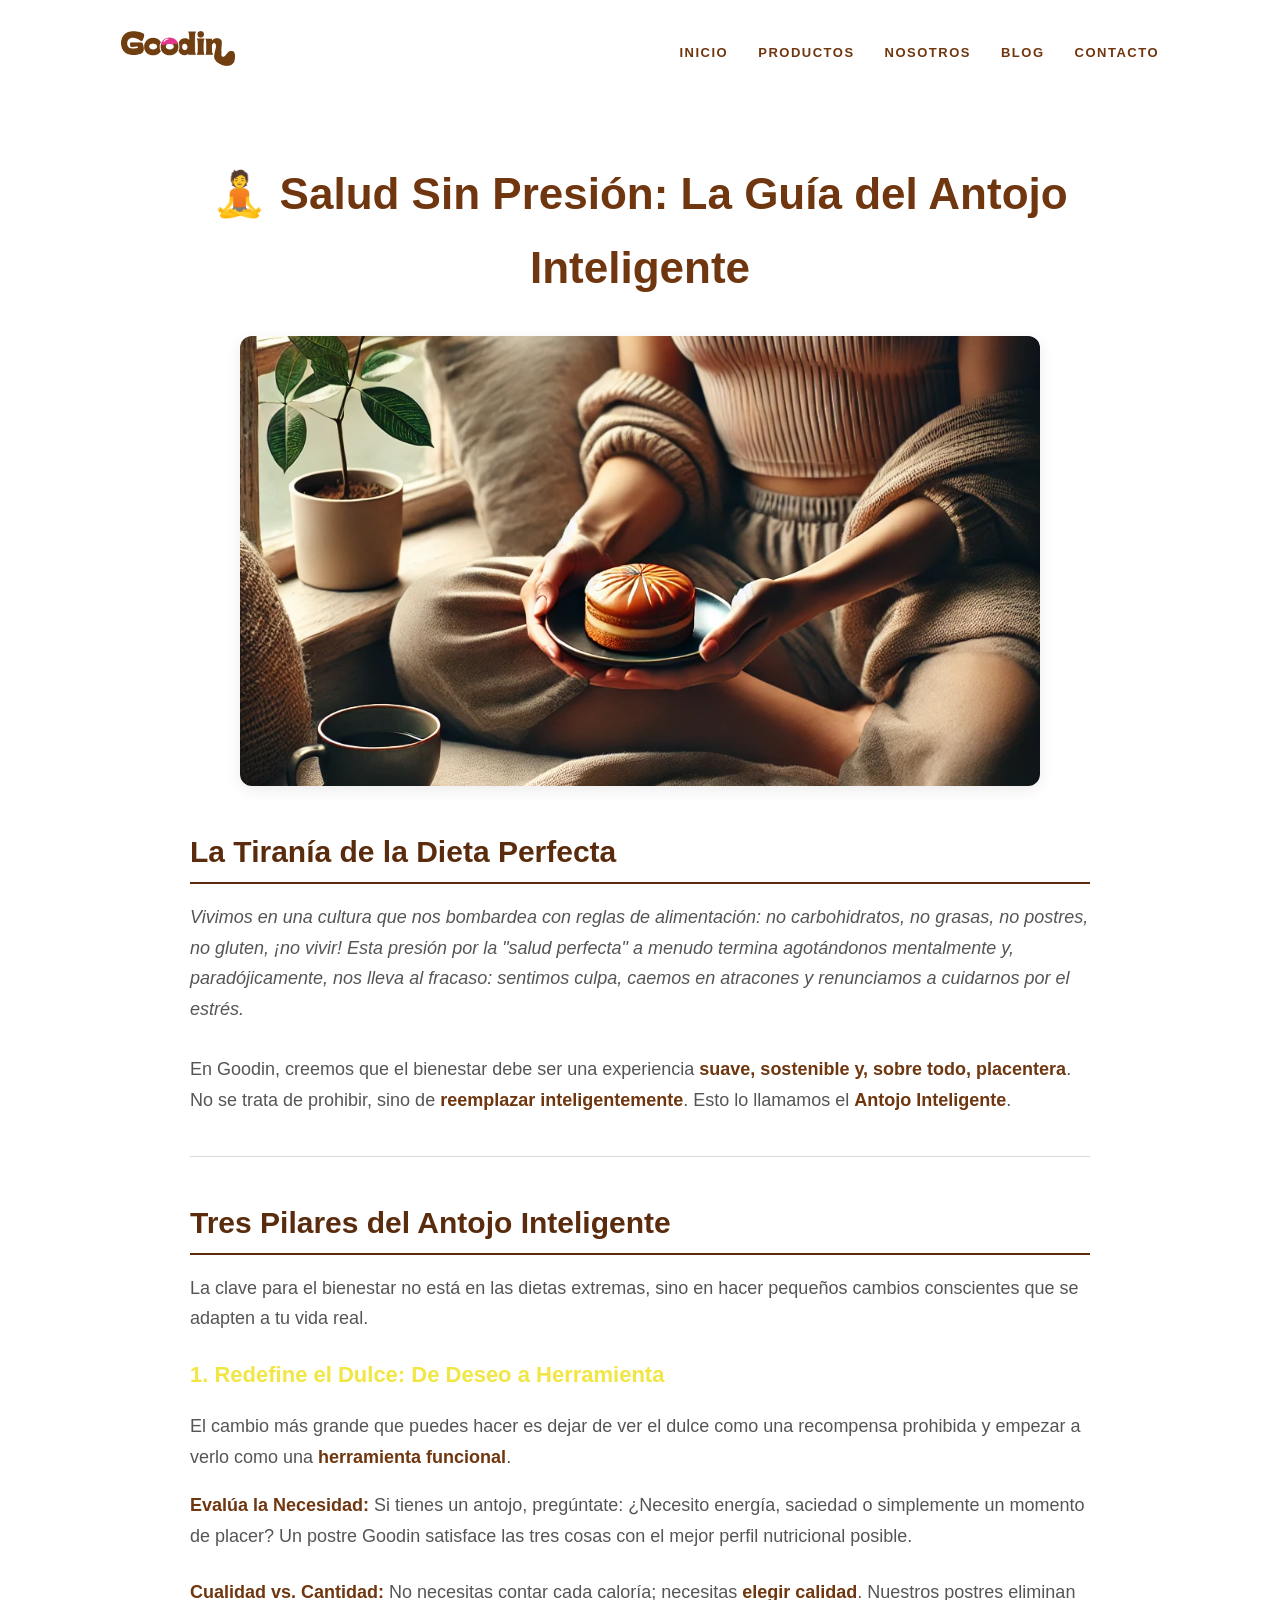
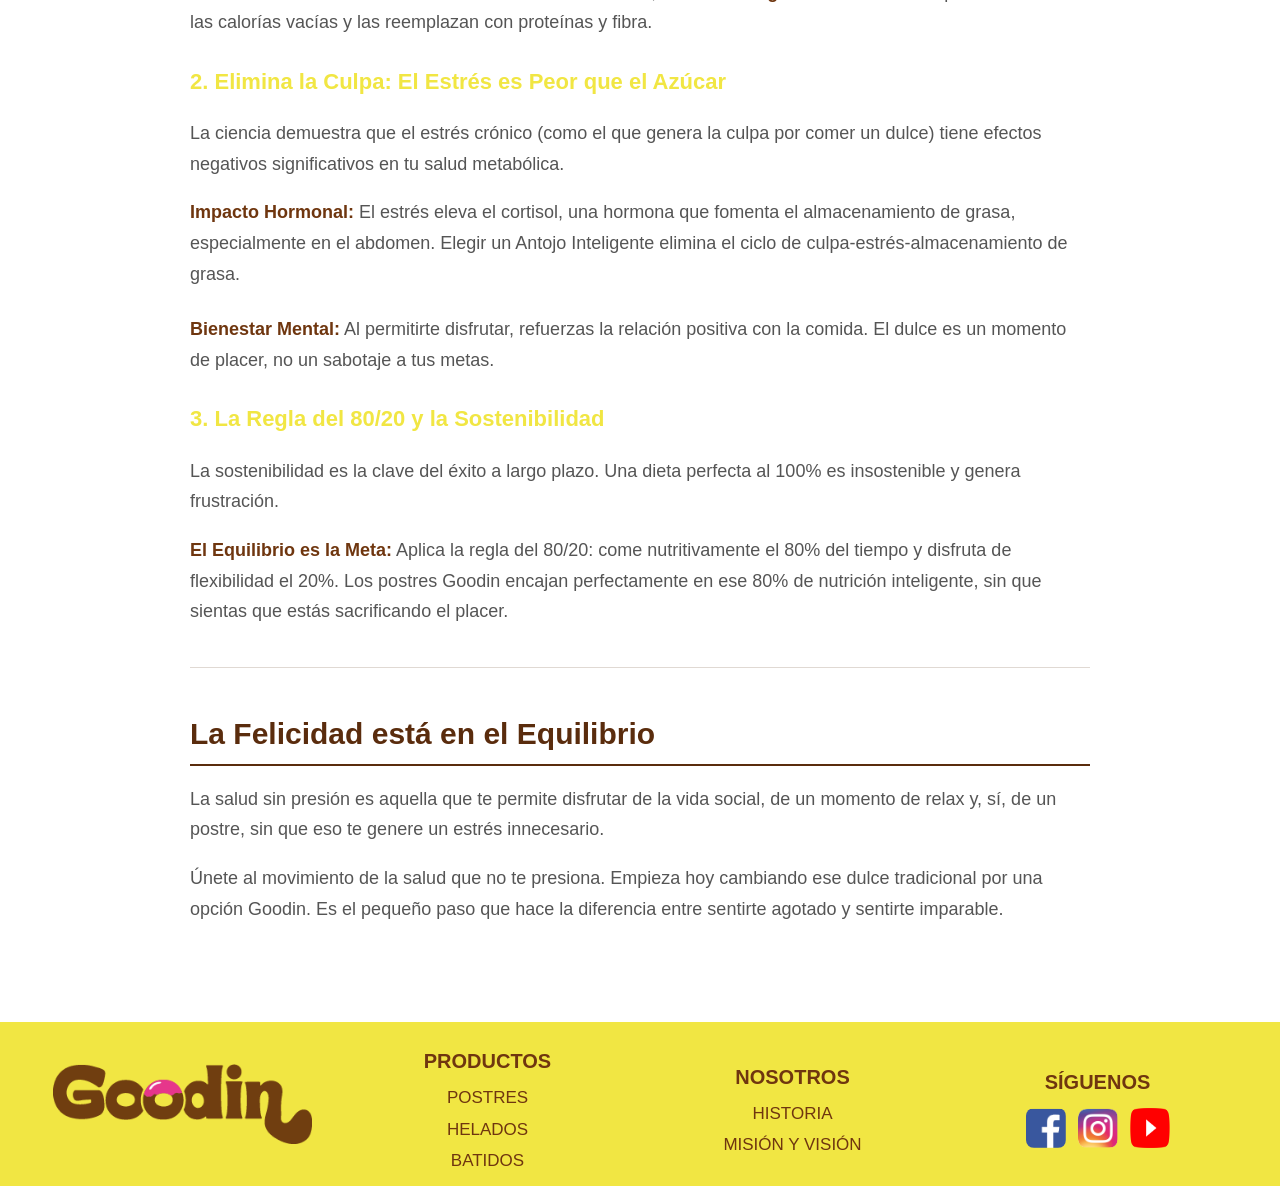
<file: entrada5.html>
<!DOCTYPE html>
<html lang="es">
<head>
    <meta charset="UTF-8">
    <meta name="viewport" content="width=device-width, initial-scale=1.0">
    <title>Salud Sin Presión | Goodin Blog</title>
    
    <link rel="stylesheet" href="style.css">
    
    <link rel="preconnect" href="https://fonts.googleapis.com">
    <link rel="preconnect" href="https://fonts.gstatic.com" crossorigin>
</head>
<body>
    <div id="contenedor">

        <nav id="nav-interno">
    <div class="nav-wrapper">
        <div class="logo-interno">
            <a href="index.html"><img src="imagenes/logo-nav2.png" alt="Goodin Logo"></a>
        </div>
        <ul class="enlaces-internos">
            <li><a href="index.html">Inicio</a></li>
            <li><a href="productos.html">Productos</a></li>
            <li><a href="nosotros.html">Nosotros</a></li>
            <li><a href="blog.html">Blog</a></li>
            <li><a href="contacto.html">Contacto</a></li>
        </ul>
    </div>
</nav>

        <div id="entrada-completa-container">
            <article class="post-content">
                
                <h1 class="post-title">🧘 Salud Sin Presión: La Guía del Antojo Inteligente</h1>
                
                <div class="post-imagen-destacada">
                    <img src="imagenes/imgentrada5.webp" alt="Imagen de persona relajada disfrutando un postre Goodin">
                    <span class="source-attr">Generada con IA</span>
                </div>
                <h2>La Tiranía de la Dieta Perfecta</h2>
                <p class="post-intro">
                    Vivimos en una cultura que nos bombardea con reglas de alimentación: no carbohidratos, no grasas, no postres, no gluten, ¡no vivir! Esta presión por la "salud perfecta" a menudo termina agotándonos mentalmente y, paradójicamente, nos lleva al fracaso: sentimos culpa, caemos en atracones y renunciamos a cuidarnos por el estrés.
                </p>
                <p>
                    En Goodin, creemos que el bienestar debe ser una experiencia <strong>suave, sostenible y, sobre todo, placentera</strong>. No se trata de prohibir, sino de <strong>reemplazar inteligentemente</strong>. Esto lo llamamos el <strong>Antojo Inteligente</strong>.
                </p>

                <hr>

                <h2>Tres Pilares del Antojo Inteligente</h2>
                <p>
                    La clave para el bienestar no está en las dietas extremas, sino en hacer pequeños cambios conscientes que se adapten a tu vida real.
                </p>

                <h3>1. Redefine el Dulce: De Deseo a Herramienta</h3>
                <p>
                    El cambio más grande que puedes hacer es dejar de ver el dulce como una recompensa prohibida y empezar a verlo como una <strong>herramienta funcional</strong>.
                </p>
                <ul>
                    <li>
                        <strong>Evalúa la Necesidad:</strong> Si tienes un antojo, pregúntate: ¿Necesito energía, saciedad o simplemente un momento de placer? Un postre Goodin satisface las tres cosas con el mejor perfil nutricional posible.
                    </li>
                    <li>
                        <strong>Cualidad vs. Cantidad:</strong> No necesitas contar cada caloría; necesitas <strong>elegir calidad</strong>. Nuestros postres eliminan las calorías vacías y las reemplazan con proteínas y fibra.
                    </li>
                </ul>
                
                <h3>2. Elimina la Culpa: El Estrés es Peor que el Azúcar</h3>
                <p>
                    La ciencia demuestra que el estrés crónico (como el que genera la culpa por comer un dulce) tiene efectos negativos significativos en tu salud metabólica.
                </p>
                <ul>
                    <li>
                        <strong>Impacto Hormonal:</strong> El estrés eleva el cortisol, una hormona que fomenta el almacenamiento de grasa, especialmente en el abdomen. Elegir un Antojo Inteligente elimina el ciclo de culpa-estrés-almacenamiento de grasa.
                    </li>
                    <li>
                        <strong>Bienestar Mental:</strong> Al permitirte disfrutar, refuerzas la relación positiva con la comida. El dulce es un momento de placer, no un sabotaje a tus metas.
                    </li>
                </ul>

                <h3>3. La Regla del 80/20 y la Sostenibilidad</h3>
                <p>
                    La sostenibilidad es la clave del éxito a largo plazo. Una dieta perfecta al 100% es insostenible y genera frustración.
                </p>
                <ul>
                    <li>
                        <strong>El Equilibrio es la Meta:</strong> Aplica la regla del 80/20: come nutritivamente el 80% del tiempo y disfruta de flexibilidad el 20%. Los postres Goodin encajan perfectamente en ese 80% de nutrición inteligente, sin que sientas que estás sacrificando el placer.
                    </li>
                </ul>

                <hr>
                
                <h2>La Felicidad está en el Equilibrio</h2>
                <p>
                    La salud sin presión es aquella que te permite disfrutar de la vida social, de un momento de relax y, sí, de un postre, sin que eso te genere un estrés innecesario.
                </p>
                <p>
                    Únete al movimiento de la salud que no te presiona. Empieza hoy cambiando ese dulce tradicional por una opción Goodin. Es el pequeño paso que hace la diferencia entre sentirte agotado y sentirte imparable.
                </p>

            </article>
        </div>


        <div id="footer">
            <div id="footer1">
                <img src="imagenes/logo-footer.png" alt="Logo Footer">
            </div>
            <div id="footer2">
                <h1>PRODUCTOS</h1>
                <ul>
                    <li id="lifoo"><a href="productos.html#postres" id="footera">POSTRES</a></li>
                    <li id="lifoo"><a href="productos.html#helados" id="footera">HELADOS</a></li>
                    <li id="lifoo"><a href="productos.html#batidos" id="footera">BATIDOS</a></li>
                </ul>
            </div>
            <div id="footer3">
                <h1>NOSOTROS</h1>
                <ul>
                    <li id="lifoo"><a href="nosotros.html#historia" id="footera">HISTORIA</a></li>
                    <li id="lifoo"><a href="nosotros.html#mision-vision" id="footera">MISIÓN Y VISIÓN</a></li>
                    
                </ul>
            </div>
            <div id="footer4">
    <h1>Síguenos</h1>
    <div class="iconos-fila">
        <a href="https://www.facebook.com/profile.php?id=61585022253105&locale=es_LA" target="_blank"><img src="imagenes/face.png" alt="FB"></a>
        <a href="https://www.instagram.com/goodin.2026/" target="_blank"><img src="imagenes/ig.png" alt="IG"></a>
        <a href="https://www.youtube.com/channel/UCBDz72ExyoOqu65GNlf2VsQ" target="_blank">
                <img src="imagenes/yt.png" alt="IG">
            </a>
    </div>
</div>

    </div>
</body>
</html>
</file>
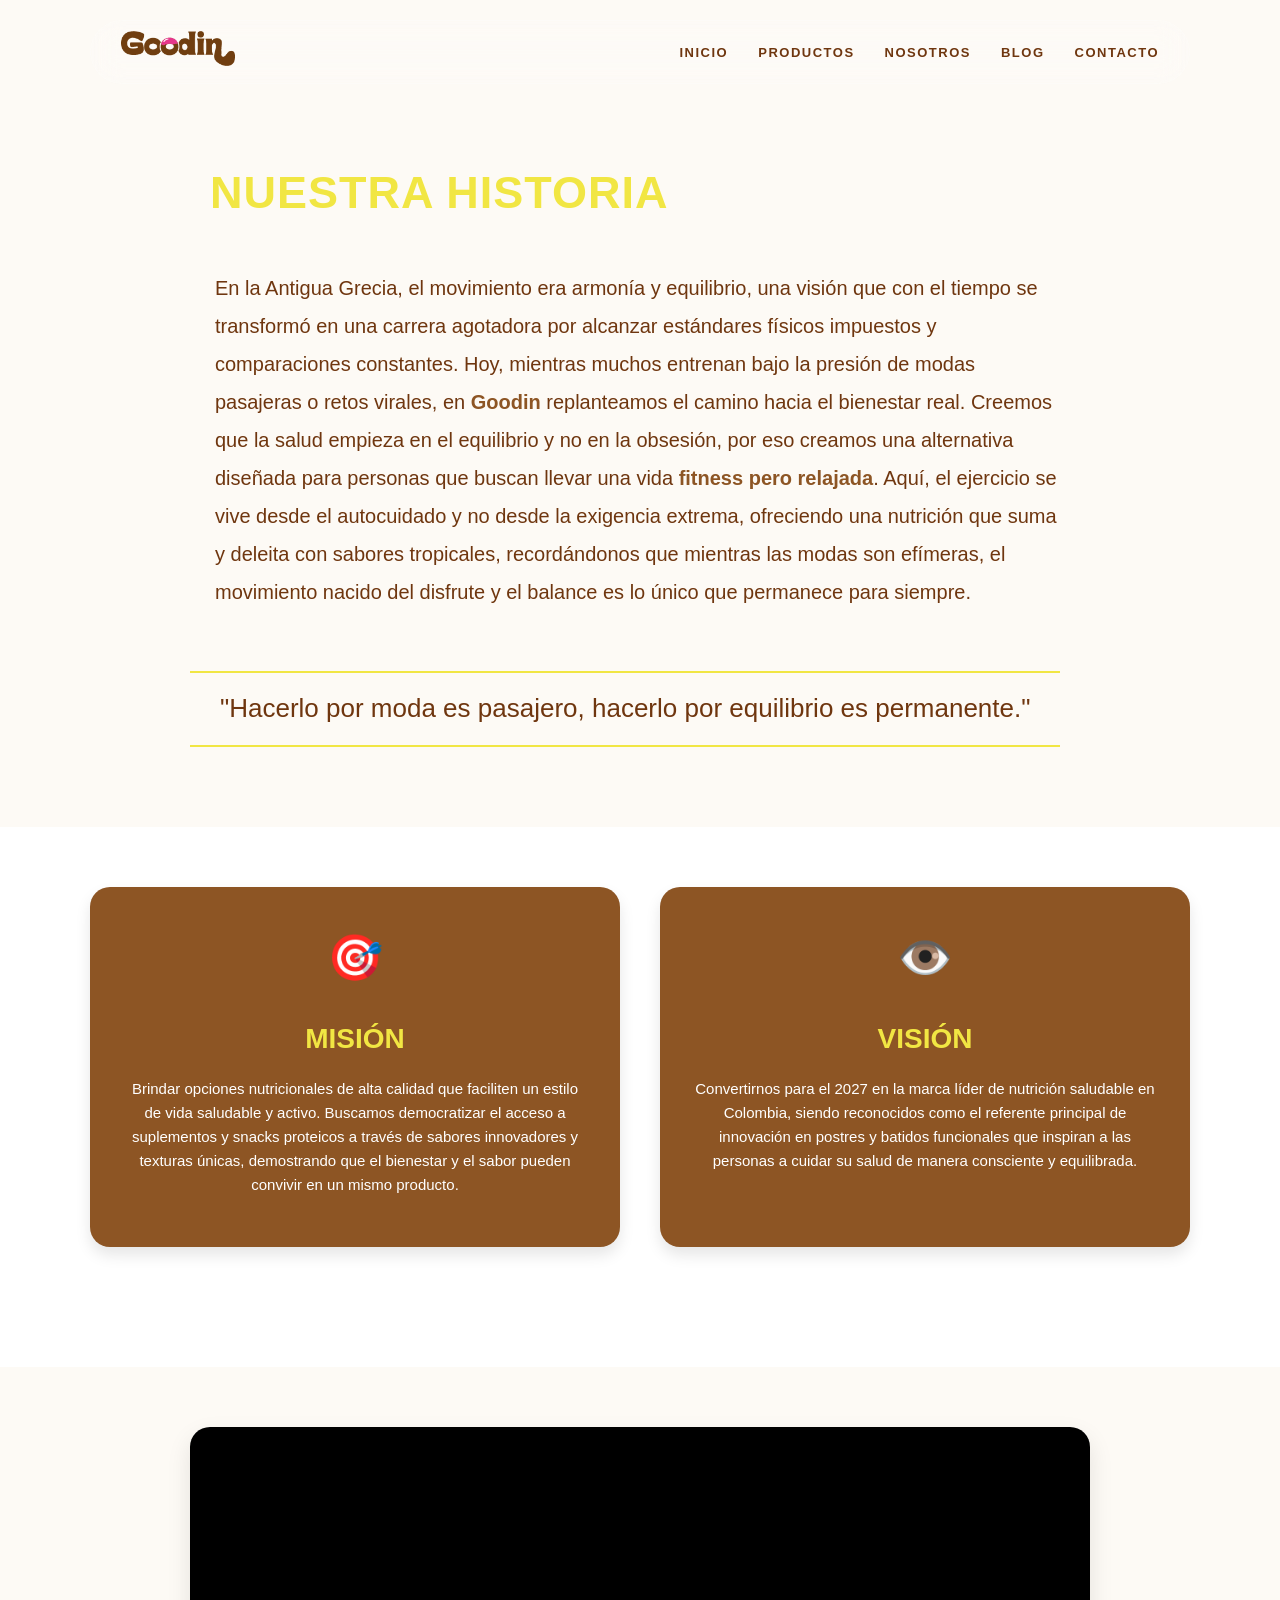
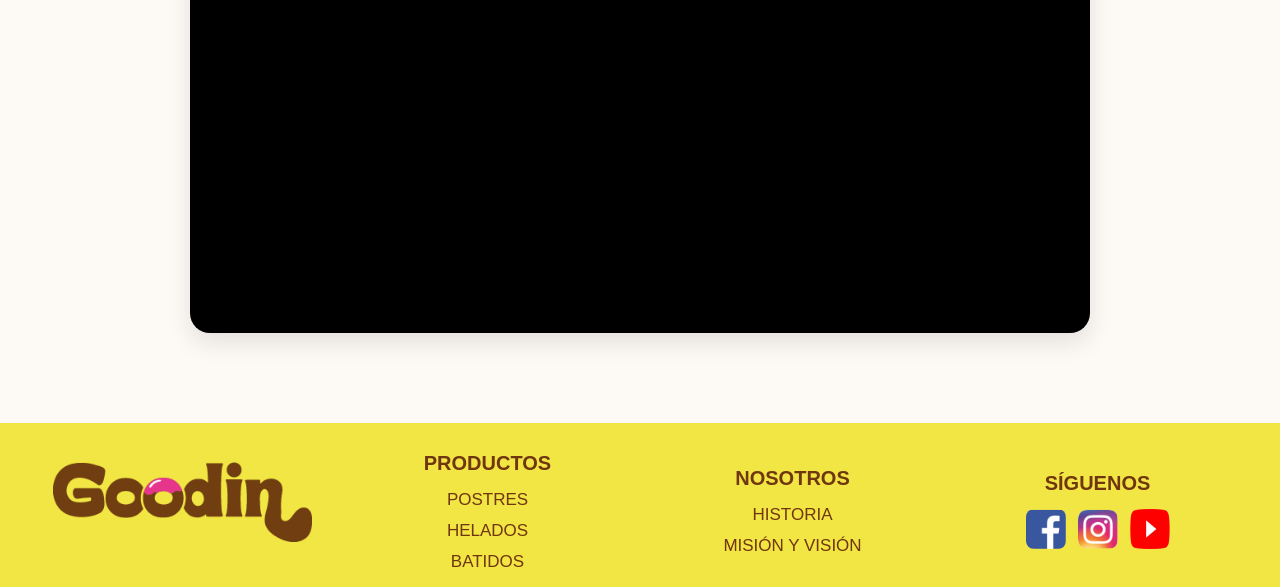
<file: nosotros.html>
<!DOCTYPE html>
<html lang="es">
<head>
    <meta charset="UTF-8">
    <meta name="viewport" content="width=device-width, initial-scale=1.0">
    <title>Goodin</title>
    
    <link rel="stylesheet" href="style.css" media="only screen and (min-width:800px)">
    <link rel="stylesheet" href="stylemoviles.css" media="only screen and (max-width:800px)">

    
    <link rel="preconnect" href="https://fonts.googleapis.com">
    <link rel="preconnect" href="https://fonts.gstatic.com" crossorigin>
</head>
<body>
    <nav id="nav-interno">
    <div class="nav-wrapper">
        <div class="logo-interno">
            <a href="index.html"><img src="imagenes/logo-nav2.png" alt="Goodin Logo"></a>
        </div>
        <ul class="enlaces-internos">
            <li><a href="index.html">Inicio</a></li>
            <li><a href="productos.html">Productos</a></li>
            <li><a href="nosotros.html">Nosotros</a></li>
            <li><a href="blog.html">Blog</a></li>
            <li><a href="contacto.html">Contacto</a></li>
        </ul>
    </div>
</nav>
            
        <section id="nosotros-intro">
    <div class="contenedor-nosotros">
        <h1 class="titulo-principal">Nuestra Historia</h1>
        
        <div class="historia-cuerpo">
            <p class="texto-manifiesto">
                En la Antigua Grecia, el movimiento era armonía y equilibrio, una visión que con el tiempo se transformó en una carrera agotadora por alcanzar estándares físicos impuestos y comparaciones constantes. Hoy, mientras muchos entrenan bajo la presión de modas pasajeras o retos virales, en <strong>Goodin</strong> replanteamos el camino hacia el bienestar real. Creemos que la salud empieza en el equilibrio y no en la obsesión, por eso creamos una alternativa diseñada para personas que buscan llevar una vida <strong>fitness pero relajada</strong>. Aquí, el ejercicio se vive desde el autocuidado y no desde la exigencia extrema, ofreciendo una nutrición que suma y deleita con sabores tropicales, recordándonos que mientras las modas son efímeras, el movimiento nacido del disfrute y el balance es lo único que permanece para siempre.
            </p>

            <blockquote class="frase-destacada">
                "Hacerlo por moda es pasajero, hacerlo por equilibrio es permanente."
            </blockquote>
        </div>
    </div>
</section>

<section id="mision-vision">
    <div class="contenedor-flex">
        <div class="tarjeta-info">
            <div class="icono-box">🎯</div>
            <h2>Misión</h2>
            <p>
                Brindar opciones nutricionales de alta calidad que faciliten un estilo de vida saludable y activo. Buscamos democratizar el acceso a suplementos y snacks proteicos a través de sabores innovadores y texturas únicas, demostrando que el bienestar y el sabor pueden convivir en un mismo producto.
            </p>
        </div>

        <div class="tarjeta-info">
            <div class="icono-box">👁️</div>
            <h2>Visión</h2>
            <p>
                Convertirnos para el 2027 en la marca líder de nutrición saludable en Colombia, siendo reconocidos como el referente principal de innovación en postres y batidos funcionales que inspiran a las personas a cuidar su salud de manera consciente y equilibrada.
            </p>
        </div>
    </div>
</section>

<div id="nosotros-video-container">
            <div class="video-wrapper">
                
                <iframe
  src="https://player.cloudinary.com/embed/?cloud_name=dwbx3ptdh&public_id=VF_ANIMACION_2D_d4tvli"
  width="640"
  height="360" 
  style="height: auto; width: 100%; aspect-ratio: 640 / 360;"
  allow="autoplay; fullscreen; encrypted-media; picture-in-picture"
  allowfullscreen
  frameborder="0"
></iframe>
            </div>
        </div>
            
        <div id="footer">
            <div id="footer1">
                <a href="index.html"><img src="imagenes/logo-footer.png" alt="Logo Goodin Footer"></a>
            </div>
            <div id="footer2">
                <h1>PRODUCTOS</h1>
                <ul>
                    <li id="lifoo"><a href="productos.html#postres" id="footera">POSTRES</a></li>
                    <li id="lifoo"><a href="productos.html#helados" id="footera">HELADOS</a></li>
                    <li id="lifoo"><a href="productos.html#batidos" id="footera">BATIDOS</a></li>
                </ul>
            </div>
            <div id="footer3">
                <h1>NOSOTROS</h1>
                <ul>
                    <li id="lifoo"><a href="nosotros.html#historia" id="footera">HISTORIA</a></li>
                    <li id="lifoo"><a href="nosotros.html#mision-vision" id="footera">MISIÓN Y VISIÓN</a></li>
                    
                </ul>
            </div>
            <div id="footer4">
    <h1>Síguenos</h1>
    <div class="iconos-fila">
        <a href="https://www.facebook.com/profile.php?id=61585022253105&locale=es_LA" target="_blank"><img src="imagenes/face.png" alt="FB"></a>
        <a href="https://www.instagram.com/goodin.2026/" target="_blank"><img src="imagenes/ig.png" alt="IG"></a>
        <a href="https://www.youtube.com/channel/UCBDz72ExyoOqu65GNlf2VsQ" target="_blank">
                <img src="imagenes/yt.png" alt="IG">
            </a>
    </div>
</div>

    </div>
</file>
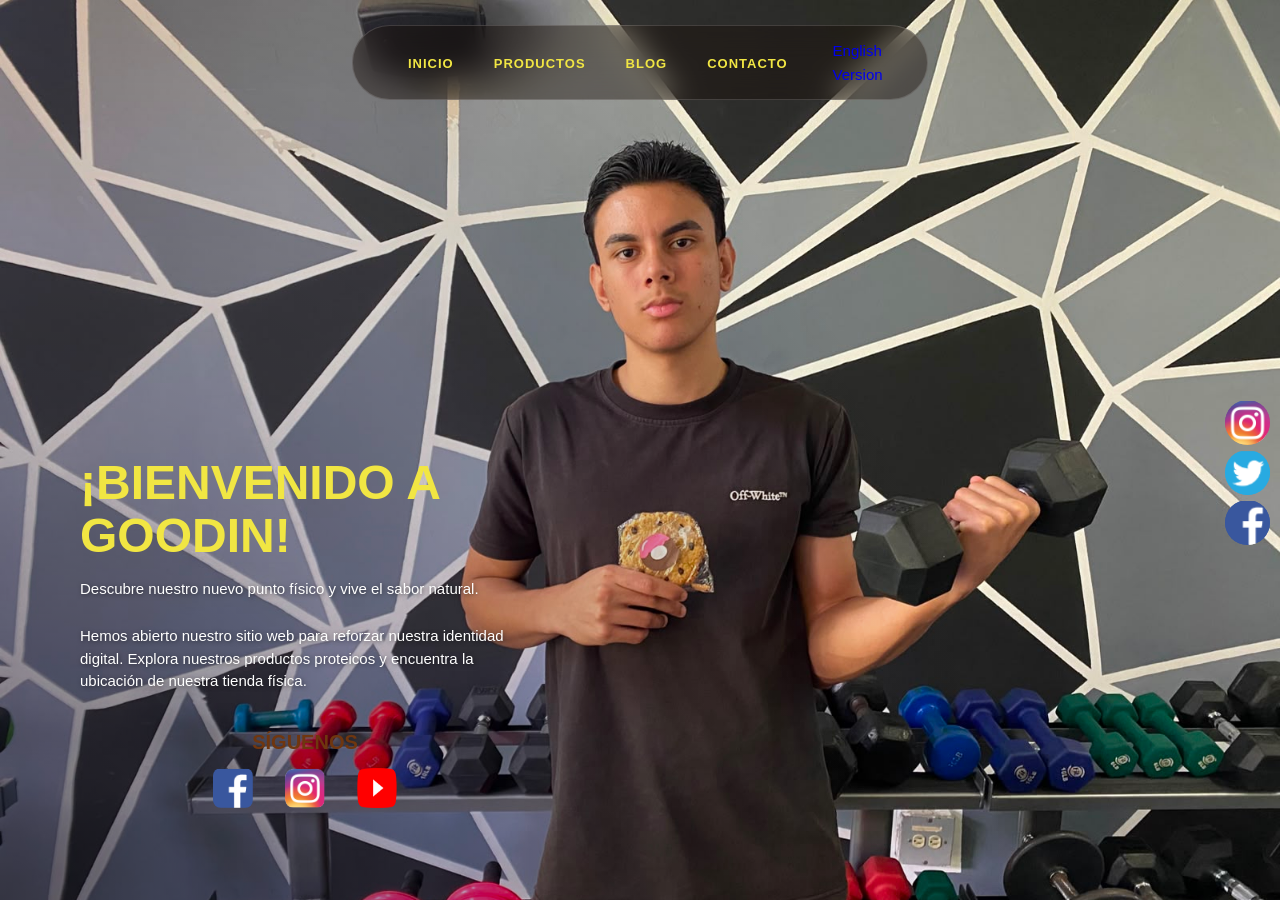
<file: piezabanner.html>
<!DOCTYPE html>
<html lang="es">
<head>
    <meta charset="UTF-8">
    <meta name="viewport" content="width=device-width, initial-scale=1.0">
    <title>Banner de Apertura Goodin</title>
    <link rel="stylesheet" href="style.css" media="only screen and (min-width:800px)">
   
    <link rel="preconnect" href="https://fonts.googleapis.com">
    <link rel="preconnect" href="https://fonts.gstatic.com" crossorigin>
</head>
<body>
    <div id="contenedor">

        <div id="instagram"><a href="#"><img src="imagenes/ig.png" alt="Instagram"></a></div>
        <div id="x"><a href="#"><img src="imagenes/x.png" alt="Twitter/X"></a></div>
        <div id="facebook"><a href="#"><img src="imagenes/face.png" alt="Facebook"></a></div>

        <div id="nav">
            <img src="imagenes/logo-nav.png" alt="Goodin Logo">
            <ul id="ulnav">
                <li id="linav"><a href="index.html#banner">INICIO</a></li>
                <li id="linav"><a href="index.html#productos">PRODUCTOS</a></li>
              
                <li id="linav"><a href="blog.html">BLOG</a></li> 
                <li id="linav"><a href="contacto.html">CONTACTO</a></li>
            </ul>
            <a href="index-en.html" id="language-toggle" class="lang-button">English Version</a>
        </div>
        
        
        <div id="banner">
            <div id="banner-texto">
                <h1 class="banner-title-new">¡Bienvenido a Goodin!</h1> 
                
                <p class="banner-subtitle-new">
                    Descubre nuestro nuevo punto físico y vive el sabor natural.
                </p>

                <p>
                    Hemos abierto nuestro sitio web para reforzar nuestra identidad digital. Explora nuestros productos proteicos y encuentra la ubicación de nuestra tienda física.
                </p>
                
                <div id="footer4">
    <h1>Síguenos</h1>
    <div class="iconos-fila">
        <a href="https://www.facebook.com/profile.php?id=61585022253105&locale=es_LA" target="_blank"><img src="imagenes/face.png" alt="FB"></a>
        <a href="https://www.instagram.com/goodin.2026/" target="_blank"><img src="imagenes/ig.png" alt="IG"></a>
        <a href="https://www.youtube.com/channel/UCBDz72ExyoOqu65GNlf2VsQ" target="_blank">
                <img src="imagenes/yt.png" alt="IG">
            </a>
    </div>
</div>
        </div>

    <style>
        #instagram, #x, #facebook {
            position: fixed;
            right: 10px; 
            width: 45px; 
            height: 45px;
            z-index: 1001; 
            border-radius: 50%; 
            overflow: hidden; 
            transition: transform 0.3s;
        }
        /* ... (Resto de estilos de iconos sociales) ... */

        /* Puedes añadir estilos específicos para los nuevos elementos de texto si lo necesitas: */
        .banner-title-new {
            font-size: 3em; /* Ajusta el tamaño */
            color: #fff;
        }
        .banner-subtitle-new {
            font-size: 1.5em;
            color: #eee;
        }

        /* (Solo he dejado los estilos de los iconos sociales por ser código que ya incluías) */
        #instagram a, #x a, #facebook a {
            display: block;
            width: 100%;
            height: 100%;
            padding: 0;
        }

        #instagram img, #x img, #facebook img {
            width: 100%;
            height: 100%;
            object-fit: cover;
            display: block;
        }

        #instagram {
            background-image: url(imagenes/ig.png);
            top: 50%; 
            transform: translateY(-50px);
        }

        #x {
            background-image: url(imagenes/x.png);
            top: 50%; 
            transform: translateY(0); 
        }

        #facebook {
            background-image: url(imagenes/face.png);
            top: 50%;
            transform: translateY(50px); 
        }

        #instagram:hover, #x:hover, #facebook:hover {
            transform: scale(1.2); 
            z-index: 1002; 
        }

        #instagram:hover {
            transform: translateY(-50px) scale(1.2);
        }

        #x:hover {
            transform: translateY(0) scale(1.2);
        }

        #facebook:hover {
            transform: translateY(50px) scale(1.2);
        }
    </style>

    <script>
        window.onload = function() {
            if (window.location.hash) {
                window.scrollTo(0, 0);
                history.replaceState(null, null, window.location.pathname);
            }
        };
    </script>

</body>
</html>
</file>
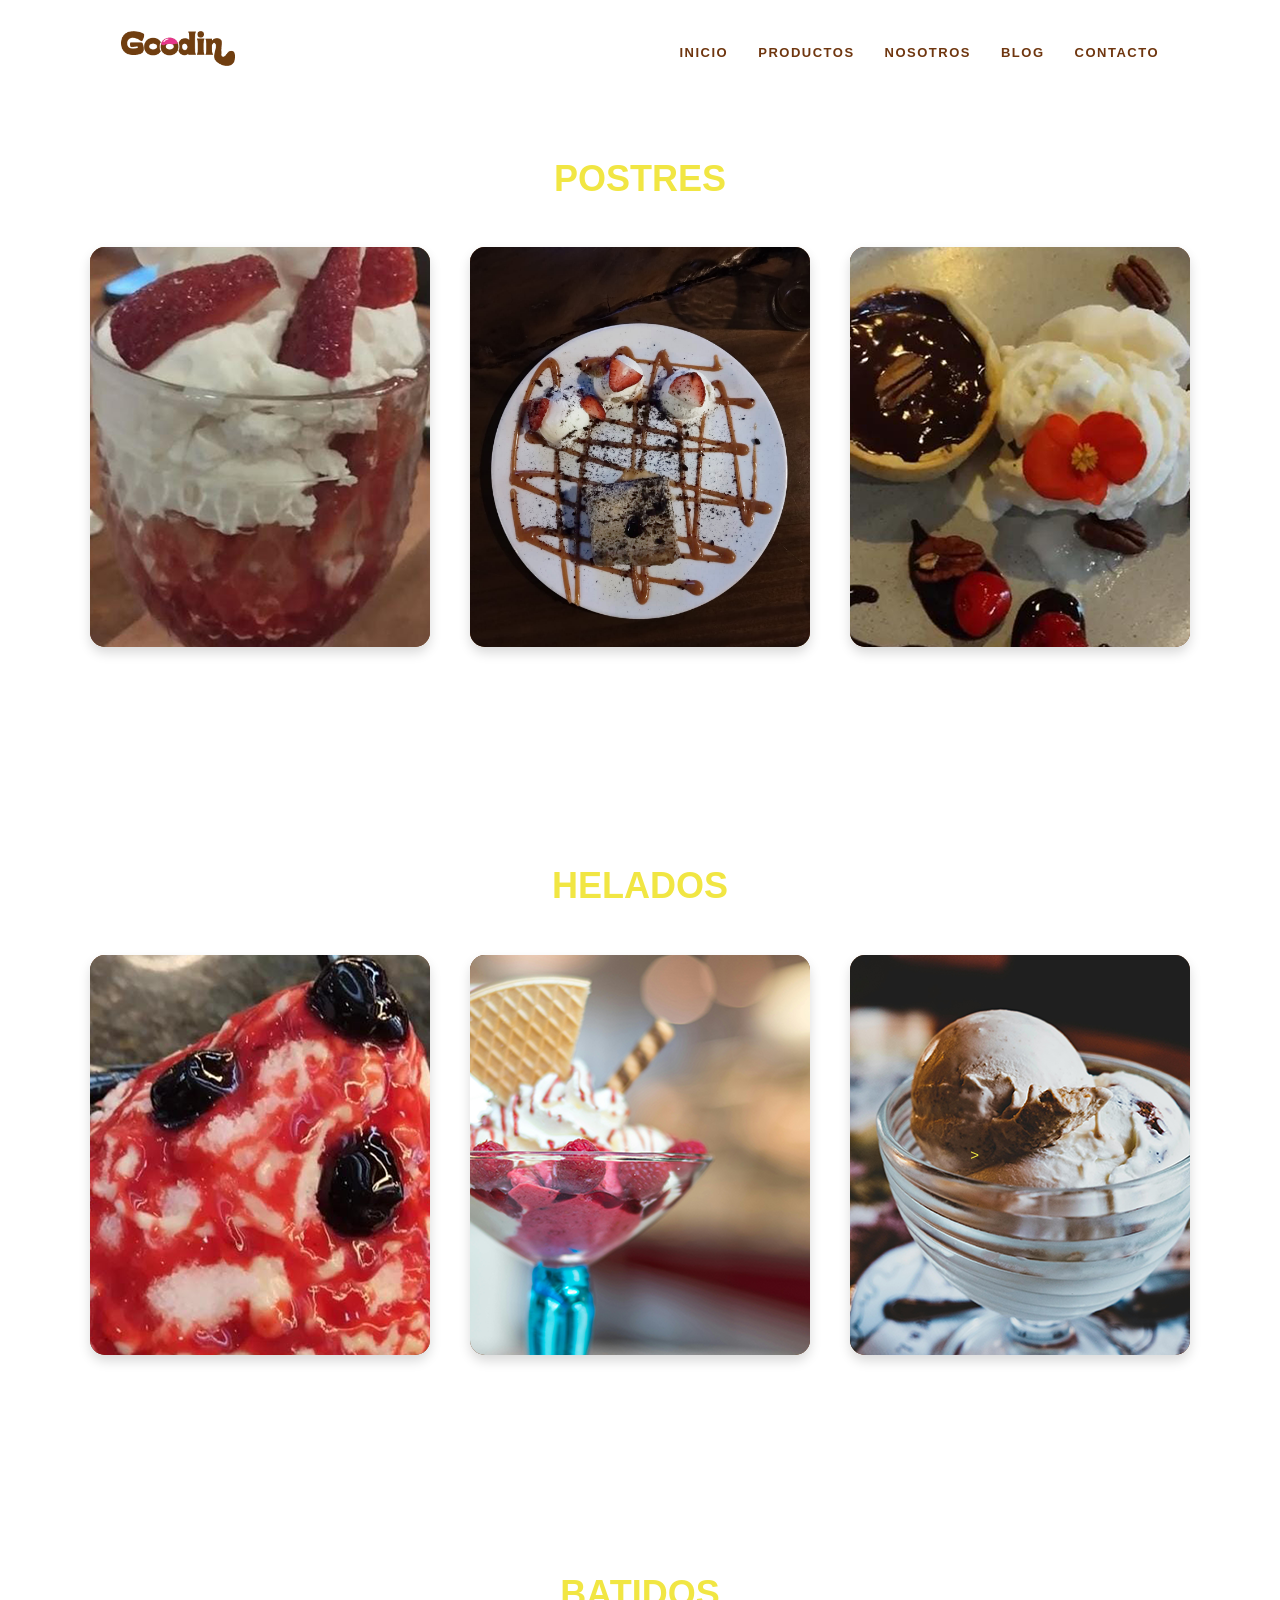
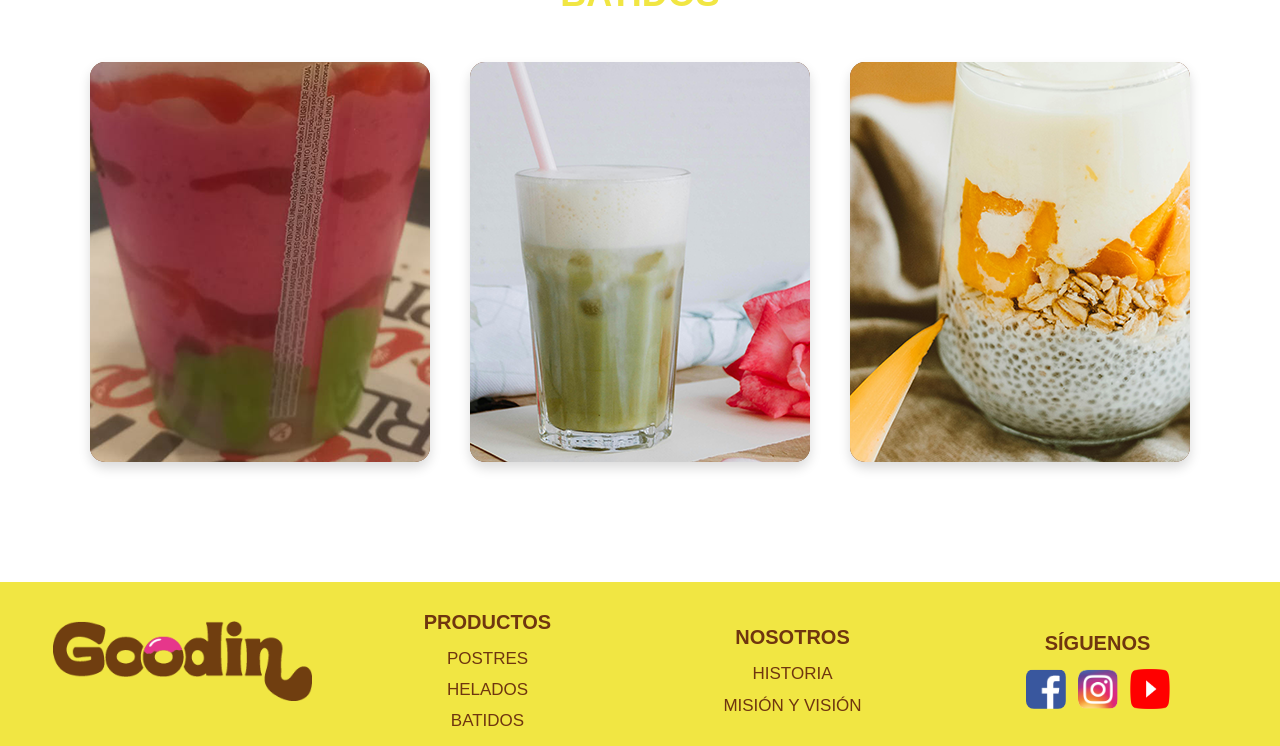
<file: productos.html>
<!DOCTYPE html>
<html lang="es">
<head>
    <meta charset="UTF-8">
    <meta name="viewport" content="width=device-width, initial-scale=1.0">
    <title>Productos</title>
    <link rel="stylesheet" href="style.css">
</head>
<body>
    <div id="contenedor">

        <nav id="nav-interno">
    <div class="nav-wrapper">
        <div class="logo-interno">
            <a href="index.html"><img src="imagenes/logo-nav2.png" alt="Goodin Logo"></a>
        </div>
        <ul class="enlaces-internos">
            <li><a href="index.html">Inicio</a></li>
            <li><a href="productos.html">Productos</a></li>
            <li><a href="nosotros.html">Nosotros</a></li>
            <li><a href="blog.html">Blog</a></li>
            <li><a href="contacto.html">Contacto</a></li>
        </ul>
    </div>
</nav>

        <section id="postres">
        <h1 class="titulo-seccion">POSTRES</h1>
        <div class="grupo-productos">
            <div class="producto">
                <div class="contenido">
                    
                    
                </div>
                <img src="imagenes/postre1.png" alt="Fresh Cream Delight" class="img-hover">
            </div>
            <div class="producto">
                <div class="contenido">
                    
                    
                </div>
                <img src="imagenes/postre2.jpg" alt="Energy Rainbow Pancakes" class="img-hover">
            </div>
            <div class="producto">
                <div class="contenido">
                    
                    
                </div>
                <img src="imagenes/postre3.png" alt="Choco Nut Balance" class="img-hover">
            </div>
        </div>
    </section>

    <section id="helados">
        <h1 class="titulo-seccion">HELADOS</h1>
        <div class="grupo-productos">
            <div class="producto">
                <div class="contenido">
                    
                    
                </div>
                <img src="imagenes/helado1.png" alt="Snow Berry Fit" class="img-hover">
            </div>
            <div class="producto">
                <div class="contenido">
                
                    
                </div>
                <img src="imagenes/helado2.png" alt="Berry Crunch Delight" class="img-hover">
                <span class="source-attr">Sacada de Pexels</span>
            </div>
            <div class="producto">
                <div class="contenido">
                    >
                    
                </div>
                <img src="imagenes/helado3.png" alt="Creamy Vanilla Bliss" class="img-hover">
                <span class="source-attr">Sacada de Pexels</span>
            </div>
        </div>
    </section>

    <section id="batidos">
        <h1 class="titulo-seccion">BATIDOS</h1>
        <div class="grupo-productos">
            <div class="producto">
                <div class="contenido">
                    
                </div>
                <img src="imagenes/batido1.png" alt="Pink Vital Smoothie" class="img-hover">
            </div>
            <div class="producto">
                <div class="contenido">
                    
                    
                </div>
                <img src="imagenes/batido2.png" alt="Green Vital Shake" class="img-hover">
                <span class="source-attr">Sacada de Pexels</span>
            </div>
            <div class="producto">
                <div class="contenido">
                    
                    
                </div>
                <img src="imagenes/batido3.png" alt="Chía Tropical Layer" class="img-hover">
                <span class="source-attr">Sacada de Pexels</span>
            </div>
        </div>
    </section>


        <div id="footer">
            <div id="footer1">
                <a href="index.html"><img src="imagenes/logo-footer.png" alt=""></a>
            </div>
            <div id="footer2">
                <h1>PRODUCTOS</h1>
                <ul>
                    <li id="lifoo"><a href="productos.html#postres" id="footera">POSTRES</a></li>
                    <li id="lifoo"><a href="productos.html#helados" id="footera">HELADOS</a></li>
                    <li id="lifoo"><a href="productos.html#batidos" id="footera">BATIDOS</a></li>
                </ul>
            </div>
            <div id="footer3">
                <h1>NOSOTROS</h1>
                <ul>
                    <li id="lifoo"><a href="nosotros.html#historia" id="footera">HISTORIA</a></li>
                    <li id="lifoo"><a href="nosotros.html#mision-vision" id="footera">MISIÓN Y VISIÓN</a></li>
                    
                </ul>
            </div>
            <div id="footer4">
    <h1>Síguenos</h1>
    <div class="iconos-fila">
        <a href="https://www.facebook.com/profile.php?id=61585022253105&locale=es_LA" target="_blank"><img src="imagenes/face.png" alt="FB"></a>
        <a href="https://www.instagram.com/goodin.2026/" target="_blank"><img src="imagenes/ig.png" alt="IG"></a>
        <a href="https://www.youtube.com/channel/UCBDz72ExyoOqu65GNlf2VsQ" target="_blank">
                <img src="imagenes/yt.png" alt="IG">
            </a>
    </div>
</div>
    </div>
</body>
</html>
</file>
<file: style.css>
/* General */
html {
    scroll-behavior: smooth;
}

section {
    scroll-margin-top: 150px;
}

body {
    margin: 0 auto;
    font-family: "Montserrat", sans-serif;
    max-width: 1905px;
    overflow-x: hidden;
    font-size: 15px; 
    line-height: 1.6;
    color: #444;
}

#contenedor {
    background-color: #ffffff;
    max-width: 100%;
    margin: 0 auto;
}


/* NAV */
#nav {
    position: fixed; 
    top: 25px;
    left: 50%;
    transform: translateX(-50%);
    width: 45%;
    max-width: 1200px;
    height: 75px; 
    background: rgba(20, 10, 5, 0.4); 
    backdrop-filter: blur(15px);
    -webkit-backdrop-filter: blur(15px);
    border-radius: 100px;
    border: 1px solid rgba(255, 255, 255, 0.15);
    
    display: flex;
    align-items: center;
    justify-content: center; /* Centra el contenido al no tener el logo al extremo */
    gap: 30px;              /* Espaciado entre la lista de navegación y el botón de idioma */
    padding: 0 40px; 
    box-sizing: border-box;
    z-index: 1000;
    transition: all 0.3s ease;
}

/* Ocultamos el logo en el Nav para dar simetría total */
#nav img {
    display: none;
}

#ulnav {
    display: flex;
    gap: 10px;
    margin: 0;
    padding: 0;
    list-style: none;
    align-items: center;
}

#ulnav a {
    color: #F1E643;
    font-size: 13px;
    font-weight: 600;
    text-transform: uppercase;
    letter-spacing: 1px;
    text-decoration: none;
    padding: 10px 15px;
    font-family: "Montserrat", sans-serif;
    transition: color 0.3s ease, background 0.3s ease, border 0.3s ease;
}

#ulnav a:hover {
    color: #fff;
}

/* BOTÓN ENGLISH SE MANTIENE */
.btn-english {
    color: #F1E643 !important;
    border: 1px solid rgba(241, 230, 67, 0.4);
    border-radius: 50px;
    padding: 8px 20px !important;
    margin-left: 10px;
    font-size: 12px !important;
}

.btn-english:hover {
    background: #F1E643;
    color: #000 !important;
    border-color: #F1E643;
}

a {
    text-decoration: none;
}

/* ==========================================================================
   2. HERO BANNER - ENFOQUE EN PERSONA Y TEXTO CON SOMBRA RADIAL
   ========================================================================== */
#banner {
    position: relative;
    /* Sombra radial sutil en la esquina inferior izquierda (25%) para legibilidad. El resto queda libre para la persona. */
    background-image: radial-gradient(circle at bottom left, rgba(0,0,0,0.6) 0%, rgba(0,0,0,0.25) 30%, transparent 65%), url("imagenes/banner.png");
    background-size: cover;
    background-position: center 23%;
    width: 100%;   
    height: 100vh; 
    display: flex;
    align-items: flex-end; 
    justify-content: flex-start; 
    padding: 0 0 80px 80px; 
    box-sizing: border-box;
}

/* Contenedor del texto (Se removió la caja gris y el blur de fondo) */
#banner-texto {
    background-color: transparent; 
    backdrop-filter: none;         
    padding: 0;                    
    max-width: 450px; 
    text-align: left;
}

/* Nueva clase para posicionar el logo de Goodin arriba del texto */
#banner-texto .logo-banner {
    display: block;
    height: 55px;          
    width: auto;
    margin-bottom: 20px;   
}

#banner-texto h1 {
    font-size: 48px;
    margin-bottom: 15px;
    line-height: 1.1;
    color: #F1E643;
    text-transform: uppercase;
}

#banner-texto p {
    font-size: 15px; 
    line-height: 1.5;
    color: #fff;
    margin-bottom: 25px;
    font-family: "Montserrat", sans-serif;
    font-weight: 400;
    /* Sombra de texto adicional por seguridad si el fondo se aclara */
    text-shadow: 1px 1px 4px rgba(0, 0, 0, 0.5); 
}

/* LINKS DEL BANNER */
#banner-texto a {
    color: #ffffff;
    font-weight: 600;
    padding: 5px 10px;
    border-radius: 6px;
    transition: background 0.2s ease, border 0.2s ease, color 0.2s ease;
}

#banner-texto a:hover {
    color: #F1E643;
    background: rgba(241, 230, 67, 0.15);
    border: 1px solid rgba(241, 230, 67, 0.4);
}

.banner-source-attr {
    position: absolute; 
    bottom: 5px; 
    right: 5px; 
    font-size: 0.7em;
    color: rgba(255, 255, 255, 0.7);
    text-shadow: 1px 1px 2px rgba(0, 0, 0, 0.5); 
    z-index: 50;
    padding: 2px 5px;
}

.botones-banner {
    display: flex;
    gap: 15px;
    flex-wrap: wrap; 
}

.btn-banner {
    display: inline-block;
    padding: 12px 28px;
    font-size: 14px;
    font-weight: 700;
    text-transform: uppercase;
    letter-spacing: 1px;
    text-decoration: none;
    border-radius: 50px; 
    transition: all 0.3s ease;
    text-align: center;
}

.btn-productos {
    background-color: #F1E643;
    color: #000000;
    border: 2px solid #F1E643;
}

.btn-productos:hover {
    background-color: transparent;
    color: #F1E643;
    box-shadow: 0 0 20px rgba(241, 230, 67, 0.4);
}

.btn-nosotros {
    background-color: transparent;
    color: #ffffff;
    border: 2px solid #ffffff;
}

.btn-nosotros:hover {
    background-color: #ffffff;
    color: #000000;
}

/* ==========================================================================
   3. SECCIÓN NOSOTROS - CARRUSEL CORREGIDO (APLASTAMIENTO Y CONTROLES)
   ========================================================================== */
.nosotros-carrusel {
    width: 100%;
    max-width: 1000px;
    height: 450px;
    position: relative;
    overflow: hidden;
    border-radius: 20px;
    box-shadow: 0 10px 25px rgba(0,0,0,0.06);
    background-color: #ffffff;
}

/* Ocultar inputs de control */
.nosotros-carrusel input[type="radio"] {
    display: none;
}

/* Tira lineal de imágenes */
.carrusel-tira {
    display: flex;
    width: 500%; 
    height: 100%;
    transition: transform 0.8s cubic-bezier(0.77, 0, 0.175, 1);
    animation: auto-pasar-fotos 10s infinite ease-in-out;
}

/* Pausa al pasar el cursor */
.nosotros-carrusel:hover .carrusel-tira {
    animation-play-state: paused;
}

/* Cada contenedor de foto mide 20% del espacio del padre y se le prohíbe encogerse */
.carrusel-foto {
    width: 20%; 
    height: 100%;
    flex-shrink: 0; /* Soluciona el error visual de la compresión a la izquierda */
}

/* Estilo base para todas las imágenes */
.carrusel-foto img {
    width: 100%;
    height: 100%;
    object-fit: cover;
}

/* Control de posición individual por imagen */
.foto-1 img { object-position: 50% 0%; }   
.foto-2 img { object-position: 50% 2%; }  
.foto-3 img { object-position: 50% 32%; }  
.foto-4 img { object-position: 50% 66%; }  
.foto-5 img { object-position: 50% 40%; }  

/* Lógica de control manual */
#n-slide-1:checked ~ .carrusel-tira { transform: translateX(0%); }
#n-slide-2:checked ~ .carrusel-tira { transform: translateX(-20%); }
#n-slide-3:checked ~ .carrusel-tira { transform: translateX(-40%); }
#n-slide-4:checked ~ .carrusel-tira { transform: translateX(-60%); }
#n-slide-5:checked ~ .carrusel-tira { transform: translateX(-80%); }

/* Solución definitiva para las flechas: Apagar animación automática al hacer clic */
#n-slide-1:checked ~ .carrusel-tira,
#n-slide-2:checked ~ .carrusel-tira,
#n-slide-3:checked ~ .carrusel-tira,
#n-slide-4:checked ~ .carrusel-tira,
#n-slide-5:checked ~ .carrusel-tira {
    animation: none;
}

/* Botones: Flechas */
.nav-flecha {
    position: absolute;
    top: 50%;
    transform: translateY(-50%);
    width: 45px;
    height: 45px;
    background-color: rgba(255, 255, 255, 0.9);
    color: #6F360F;
    font-size: 18px;
    font-weight: bold;
    text-align: center;
    line-height: 43px;
    border-radius: 50%;
    cursor: pointer;
    display: none;
    z-index: 5;
    box-shadow: 0 4px 10px rgba(0,0,0,0.1);
    transition: background 0.3s, color 0.3s;
}

.nav-flecha:hover {
    background-color: #6F360F;
    color: #F1E643;
}

.nav-flecha.izq { left: 20px; }
.nav-flecha.der { right: 20px; }

/* Mostrar flechas del slide activo */
#n-slide-1:checked ~ .carrusel-flechas-nav .n-f1,
#n-slide-2:checked ~ .carrusel-flechas-nav .n-f2,
#n-slide-3:checked ~ .carrusel-flechas-nav .n-f3,
#n-slide-4:checked ~ .carrusel-flechas-nav .n-f4,
#n-slide-5:checked ~ .carrusel-flechas-nav .n-f5 { display: block; }

/* Botones: Puntos */
.carrusel-puntos-nav {
    position: absolute;
    bottom: 25px;
    left: 50%;
    transform: translateX(-50%);
    display: flex;
    gap: 10px;
    z-index: 5;
}

.nav-punto {
    width: 12px;
    height: 12px;
    background-color: rgba(255, 255, 255, 0.5);
    border-radius: 50%;
    cursor: pointer;
    transition: all 0.3s ease;
}

/* Efecto píldora activa */
#n-slide-1:checked ~ .carrusel-puntos-nav label[for="n-slide-1"],
#n-slide-2:checked ~ .carrusel-puntos-nav label[for="n-slide-2"],
#n-slide-3:checked ~ .carrusel-puntos-nav label[for="n-slide-3"],
#n-slide-4:checked ~ .carrusel-puntos-nav label[for="n-slide-4"],
#n-slide-5:checked ~ .carrusel-puntos-nav label[for="n-slide-5"] {
    background-color: #F1E643;
    width: 32px;
    border-radius: 20px;
}

/* Animación automática */
@keyframes auto-pasar-fotos {
    0%, 15%   { transform: translateX(0%); }
    20%, 35%  { transform: translateX(-20%); }
    40%, 55%  { transform: translateX(-40%); }
    60%, 75%  { transform: translateX(-60%); }
    80%, 95%  { transform: translateX(-80%); }
    100%      { transform: translateX(0%); }
}

/* ==========================================================================
   4. RESPONSIVE DESIGNS
   ========================================================================== */
@media (max-width: 768px) {
    #nosotros {
        padding: 60px 20px;
        gap: 40px;
    }
    #nosotros1 h1 {
        font-size: 26px;
    }
    #nosotros1 p {
        font-size: 15px;
        line-height: 1.7;
    }
    #nosotros2 img {
        height: 110px;
    }
}

#video-corporativo {
    background-color: #fcf9f2; /* Un fondo crema muy suave para contrastar con el fondo blanco de "Nosotros" */
    width: 100%;
    max-width: 1905px;
    padding: 100px 40px; /* Espaciado generoso para que respire la sección */
    box-sizing: border-box;
    display: flex;
    flex-direction: column;
    align-items: center;
    gap: 40px;
}

/* Título de la sección (Reutiliza la estética de tus títulos) */
#video-corporativo h1.titulo-seccion {
    font-family: "Montserrat Black", sans-serif;
    font-size: 32px;
    color: #6F360F; /* Color café corporativo para excelente contraste */
    text-transform: uppercase;
    letter-spacing: 2px;
    text-align: center;
    margin: 0;
}


.video-wrapper {
    width: 100%;
    max-width: 1200px; /* Ancho máximo idéntico al del nav y contenedor general */
    background: #000000;
    border-radius: 20px; /* Bordes redondeados sutiles para hacer match con la marca */
    overflow: hidden;
    box-shadow: 0 15px 35px rgba(111, 54, 15, 0.15); /* Sombra elegante con el tono café de la marca */
    aspect-ratio: 16 / 9; /* Mantiene la proporción clásica de video */
    position: relative;
}

/* El elemento de video propiamente dicho ocupando todo el div */
.video-wrapper video,
.video-wrapper iframe {
    width: 100%;
    height: 100%;
    object-fit: cover; /* Evita barras negras laterales si el encuadre varía levemente */
    display: block;
    border: none;
}

/* --- OPTIMIZACIÓN RESPONSIVE PARA MÓVILES --- */
@media (max-width: 800px) {
    #video-corporativo {
        padding: 60px 20px; /* Menos padding en pantallas pequeñas */
        gap: 25px;
    }

    #video-corporativo h1.titulo-seccion {
        font-size: 24px;
    }
    
    .video-wrapper {
        border-radius: 12px; /* Bordes un poco menores en móviles */
    }
}

/* MAPA */
#ubicacion {
    width: 100%;  /* <-- ADAPTADO */
    max-width: 1905px;
    margin: 0 auto;
    padding: 220px 0;
    background-color: #ffffff;
    text-align: center;
    box-sizing: border-box;
}

#ubicacion h1 {
    font-size: 40px;
    margin-bottom: 30px;
    color: #db0682;
    font-family: "Montserrat Black";
}

.mapa-contenedor {
    width: 80%;
    height: 450px;
    margin: 0 auto;
    border-radius: 20px;
    overflow: hidden;
    box-shadow: 0 6px 15px rgba(0,0,0,0.2);
}

.mapa-contenedor iframe {
    width: 100%;
    height: 100%;
    border: 0;
}

/* Pagina principal */
#productos, #nosotros, #banner {
    scroll-margin-top: 120px; 
}

#productos {
    background-color: #F1E643;
    width: 100%;
    max-width: 1908px;
    height: auto;          
    padding: 60px 40px;
    box-sizing: border-box;
    background: #fff6ef;
    text-align: center;
    font-family: "Montserrat", sans-serif;
}

#productos .titulo-seccion {
    font-size: 36px;
    margin-bottom: 40px;
    color: #5a2c0d;
}

/* SOLUCIÓN: Quitamos animación, movimientos y obligamos al cursor a ser el normal (flecha) */
#productos img {
    animation: none !important;
    transform: none !important;
    transition: none !important;
    cursor: default !important; /* Evita que cambie a la manito de clic o a otro cursor */
}

/* Si las imágenes tienen un enlace <a> que las envuelve, también le quitamos el cursor de clic a ese enlace */
#productos a:has(img) {
    cursor: default !important;
}

.ver-mas {
    margin-top: 30px;
}

.ver-mas a {
    display: inline-block;
    padding: 12px 25px;
    background: #9c501e;
    color: #fff;
    text-decoration: none;
    border-radius: 8px;
    font-weight: bold;
    transition: 0.3s;
    cursor: pointer !important; /* Este botón SÍ mantiene la manito de clic */
}

.ver-mas a:hover {
    background: #6F360F;
}

/* NOSOTROS */
#nosotros {
    background-color: #ffffff;
    width: 100%;
    max-width: 1905px;
    height: auto;           
    padding: 100px 10%; /* Ajustado con más aire arriba/abajo y márgenes limpios a los lados */
    box-sizing: border-box;
    display: flex;
    flex-direction: column; /* Alineación vertical para que el texto ocupe toda la pantalla */
    align-items: center;    /* Centra todos los bloques hijos */
    justify-content: center;
    gap: 60px;              /* Espacio generoso entre el bloque de texto y el logo de abajo */
}

/* Contenedor del Texto (Mantiene el ancho completo pero estilizado) */
#nosotros1 {
    width: 100%;
    max-width: 100%;         
}


#nosotros1 h1 {
    font-family: "Montserrat Black", sans-serif;
    font-size: 32px;      
    color: #db0682;
    text-transform: uppercase;
    letter-spacing: 2px;
    margin-bottom: 30px;
}

#nosotros1 p {
    font-family: "Montserrat", sans-serif; 
    font-size: 20px;       
    color: #000000;        
    line-height: 1.8;      
    margin-bottom: 35px;
}

#nosotros2 {
    display: flex;
    justify-content: center;
    width: 100%;
}

#nosotros2 img {
    height: 200px;         
    width: auto;
    position: relative;
    transition: transform 0.3s ease;
    padding-left: 28px;
}

#nosotros2 img:hover {
    transform: scale(1.05);
}

.btn-vermas {
    display: inline-block;
    padding: 12px 35px;
    font-size: 14px;
    font-weight: 700;
    text-transform: uppercase;
    letter-spacing: 1.5px;
    text-decoration: none;
    border-radius: 50px; 
    background-color: transparent;
    color: #6F360F;
    border: 2px solid #6F360F;
    position: relative;
    z-index: 10;
    transition: all 0.3s ease;
}


.btn-vermas:hover {
    background-color: #F1E643;
    color: #6F360F;
    border-color: #F1E643;
    box-shadow: 0 5px 15px rgba(241, 230, 67, 0.3);
}

.nosotros-carrusel {
    width: 100%;
    max-width: 1000px;
    height: 450px;
    position: relative;
    overflow: hidden;
    border-radius: 20px;
    box-shadow: 0 10px 25px rgba(0,0,0,0.06);
    background-color: #ffffff;
}

/* Ocultar inputs de control */
.nosotros-carrusel input[type="radio"] {
    display: none;
}

/* Tira lineal de imágenes */
.carrusel-tira {
    display: flex;
    width: 500%; /* El contenedor mide 5 veces el tamaño del carrusel */
    height: 100%;
    transition: transform 0.8s cubic-bezier(0.77, 0, 0.175, 1);
    animation: auto-pasar-fotos 10s infinite ease-in-out;
}

/* Pausa al pasar el cursor */
.nosotros-carrusel:hover .carrusel-tira {
    animation-play-state: paused;
}

/* SOLUCIÓN AL BUG VISUAL: Aseguramos que cada foto ocupe exactamente su 20% sin encogerse */
.carrusel-foto {
    width: 20%; 
    height: 100%;
    flex-shrink: 0; /* EVITA que las imágenes se aplasten a la izquierda */
}

/* Estilo base para todas las imágenes */
.carrusel-foto img {
    width: 100%;
    height: 100%;
    object-fit: cover;
}

/* ==========================================
   CONTROL DE POSICIÓN INDIVIDUAL POR IMAGEN
   ========================================== */
.foto-1 img { object-position: 50% 0%; }   
.foto-2 img { object-position: 50% 2%; }  
.foto-3 img { object-position: 50% 32%; }  
.foto-4 img { object-position: 50% 66%; }  
.foto-5 img { object-position: 50% 40%; }  


/* --- LÓGICA DE CONTROL MANUAL --- */
#n-slide-1:checked ~ .carrusel-tira { transform: translateX(0%); }
#n-slide-2:checked ~ .carrusel-tira { transform: translateX(-20%); }
#n-slide-3:checked ~ .carrusel-tira { transform: translateX(-40%); }
#n-slide-4:checked ~ .carrusel-tira { transform: translateX(-60%); }
#n-slide-5:checked ~ .carrusel-tira { transform: translateX(-80%); }

/* SOLUCIÓN AL CLIC: Apaga la animación automática cuando el usuario toma el control manual */
#n-slide-1:checked ~ .carrusel-tira,
#n-slide-2:checked ~ .carrusel-tira,
#n-slide-3:checked ~ .carrusel-tira,
#n-slide-4:checked ~ .carrusel-tira,
#n-slide-5:checked ~ .carrusel-tira {
    animation: none;
}

/* --- BOTONES: FLECHAS --- */
.nav-flecha {
    position: absolute;
    top: 50%;
    transform: translateY(-50%);
    width: 45px;
    height: 45px;
    background-color: rgba(255, 255, 255, 0.9);
    color: #6F360F;
    font-size: 18px;
    font-weight: bold;
    text-align: center;
    line-height: 43px;
    border-radius: 50%;
    cursor: pointer;
    display: none;
    z-index: 5;
    box-shadow: 0 4px 10px rgba(0,0,0,0.1);
    transition: background 0.3s, color 0.3s;
}

.nav-flecha:hover {
    background-color: #6F360F;
    color: #F1E643;
}

.nav-flecha.izq { left: 20px; }
.nav-flecha.der { right: 20px; }

/* Mostrar flechas del slide activo */
#n-slide-1:checked ~ .carrusel-flechas-nav .n-f1,
#n-slide-2:checked ~ .carrusel-flechas-nav .n-f2,
#n-slide-3:checked ~ .carrusel-flechas-nav .n-f3,
#n-slide-4:checked ~ .carrusel-flechas-nav .n-f4,
#n-slide-5:checked ~ .carrusel-flechas-nav .n-f5 { display: block; }

/* --- BOTONES: PUNTOS --- */
.carrusel-puntos-nav {
    position: absolute;
    bottom: 25px;
    left: 50%;
    transform: translateX(-50%);
    display: flex;
    gap: 10px;
    z-index: 5;
}

.nav-punto {
    width: 12px;
    height: 12px;
    background-color: rgba(255, 255, 255, 0.5);
    border-radius: 50%;
    cursor: pointer;
    transition: all 0.3s ease;
}

/* Efecto píldora activa */
#n-slide-1:checked ~ .carrusel-puntos-nav label[for="n-slide-1"],
#n-slide-2:checked ~ .carrusel-puntos-nav label[for="n-slide-2"],
#n-slide-3:checked ~ .carrusel-puntos-nav label[for="n-slide-3"],
#n-slide-4:checked ~ .carrusel-puntos-nav label[for="n-slide-4"],
#n-slide-5:checked ~ .carrusel-puntos-nav label[for="n-slide-5"] {
    background-color: #F1E643;
    width: 32px;
    border-radius: 20px;
}

/* --- ANIMACIÓN AUTOMÁTICA --- */
@keyframes auto-pasar-fotos {
    0%, 15%   { transform: translateX(0%); }
    20%, 35%  { transform: translateX(-20%); }
    40%, 55%  { transform: translateX(-40%); }
    60%, 75%  { transform: translateX(-60%); }
    80%, 95%  { transform: translateX(-80%); }
    100%      { transform: translateX(0%); }
}

/* --- RESPONSIVE --- */
@media (max-width: 768px) {
    #nosotros {
        padding: 60px 20px;
        gap: 40px;
    }
    #nosotros1 h1 {
        font-size: 26px;
    }
    #nosotros1 p {
        font-size: 15px;
        line-height: 1.7;
    }
    #nosotros2 img {
        height: 110px;
    }
}

/*Productos*/
#postres, #helados, #batidos {
    padding: 60px 40px;
    margin: 60px auto;
    max-width: 1200px;
    text-align: center;
}

.titulo-seccion {
    font-size: 36px;
    margin-bottom: 40px;
    font-family: "Montserrat", sans-serif;
    color: #F1E643;
}

.grupo-productos {
    display: flex;
    justify-content: center;
    gap: 40px;
    flex-wrap: wrap;
}

.producto {
    position: relative;
    width: 340px;
    height: 400px;
    background: #6F360F;
    color: #F1E643;
    border-radius: 15px;
    overflow: hidden;
    box-shadow: 0 6px 12px rgba(0,0,0,0.15);
    transition: transform 0.3s;
    display: flex;
    justify-content: center;
    align-items: center;
    /* SOLUCIÓN: Cambiado de 'pointer' a 'default' para que el cursor no cambie a manito */
    cursor: default !important; 
}

.producto .contenido {
    padding: 20px;
    z-index: 2;
    position: relative;
    text-align: center;
}

.producto h2 {
    font-size: 22px;
    margin-bottom: 10px;
    font-family: "Montserrat", sans-serif;
    color: #ffffff;
}

.producto p {
    font-size: 16px;
    line-height: 1.5;
}

.img-hover {
    position: absolute;
    top: 0;
    left: 0;
    width: 100%;
    height: 100%;
    object-fit: cover; 
    opacity: 1;       
    transition: opacity 0.5s ease;
    z-index: 1;
    /* SOLUCIÓN: Quitamos cualquier animación, transformación o inercia de movimiento */
    animation: none !important;
    transform: none !important;
}

.source-attr {
    display: block;
    font-size: 0.75em;
    color: #888;
    text-align: right; 
    padding-top: 5px; 
    font-style: italic;
}


/*Contacto */
#contacto {
    background-color: #ffffff;
    width: 1905px;
    height: 950px;
    margin: 0 auto;
    display: flex;
    flex-direction: column;
    align-items: center;
    justify-content: center;
    text-align: center;
}

#contacto1 {
    width: 800px;
    height: auto;
    margin: 0 auto 30px auto;
}

#contacto1 h1 {
    font-size: 40px;
    font-family: "Montserrat", sans-serif;
    color: #6F360F; 
    margin-bottom: 25px;
}

#contacto1 p {
    font-size: 22px;
    font-family: "Montserrat", sans-serif;
    color: #797979;
    line-height: 1.6;
    margin-bottom: 20px;
}

#formulario {
    width: 700px;
    height: auto;
    margin: 0 auto;
    padding: 20px;
    text-align: center;
}

#formulario input, 
#formulario textarea {
    width: 95%;
    padding: 12px;
    margin-bottom: 18px;
    border: 2px solid #bbbbbb;
    border-radius: 10px;
    font-size: 18px;
    font-family: "Montserrat", sans-serif;
    color: #333;
    outline: none;
}

#formulario input:focus, 
#formulario textarea:focus {
    border-color: #6F360F; 
}

#formulario button {
    width: 200px;
    padding: 12px;
    background-color: #F1E643; 
    border: none;
    border-radius: 12px;
    font-size: 20px;
    font-family: "Montserrat", sans-serif;
    color: #ffffff;
    cursor: pointer;
    transition: 0.3s;
}

#formulario button:hover {
    background-color: #6F360F; 
}

/*BLOG*/    
#blog-container {
    padding: 120px 0px 0px 0px;
    background: #ffffff;
    text-align: center;
    width: 100%;
    box-sizing: border-box;
}

#blog-container .titulo-seccion {
    font-family: "Montserrat Black", sans-serif;
    font-size: 40px;
    margin-bottom: 60px;
    color: #db0682; 
}

.grupo-entradas {
    display: flex;
    flex-direction: column;
    align-items: center;
    gap: 40px; /* Separación fija y limpia entre tarjetas */
    max-width: 1100px;
    margin: 0 auto 60px auto; /* El margen inferior empuja al footer limpiamente */
    width: 100%;
}

/* Tarjeta en formato horizontal protegida */
.entrada-blog {
    width: 100%;
    min-height: 260px; /* Un toque más de base por el texto de la IA */
    background: #ffffff; 
    color: #F1E643;
    border-radius: 15px;
    overflow: hidden; 
    box-shadow: 0 8px 20px rgba(0,0,0,0.06);
    transition: transform 0.3s, box-shadow 0.3s;
    text-align: left;
    display: flex;
    flex-direction: row; 
    align-items: stretch; /* CLAVE: Obliga a la imagen y al texto a medir exactamente lo mismo de alto */
}

.entrada-blog:hover {
    transform: translateY(-5px); 
    box-shadow: 0 14px 28px rgba(111, 54, 15, 0.12);
}

/* Caja de la foto lateral - Con dimensiones rígidas para evitar que colapse */
.imagen-blog {
    width: 35%; 
    min-width: 280px; 
    position: relative; /* Esencial para posicionar el texto de la IA adentro */
    overflow: hidden;
    background-color: #fcf9f2;
    display: flex; /* Asegura el comportamiento interno */
}

.imagen-blog img {
    width: 100%;
    height: 100%; /* Ocupa el 100% de la tarjeta, así el texto de la derecha la estire */
    object-fit: cover; 
    display: block;
    transition: transform 0.5s ease;
}

.entrada-blog:hover .imagen-blog img {
    transform: scale(1.05);
}

/* Etiqueta sutil para indicar que fue generada por Inteligencia Artificial */
.ia-tag {
    position: absolute;
    bottom: 10px;
    left: 10px;
    background: rgba(111, 54, 15, 0.75); /* Café Goodin con transparencia */
    color: #ffffff;
    font-family: "Montserrat", sans-serif;
    font-size: 10px;
    padding: 4px 10px;
    border-radius: 20px;
    pointer-events: none; /* Evita que estorbe al hacer clic */
    letter-spacing: 0.5px;
    text-transform: uppercase;
}

/* Contenedor del texto */
.contenido-blog {
    width: 65%;
    padding: 35px;
    display: flex;
    flex-direction: column;
    justify-content: center;
    box-sizing: border-box;
}

.entrada-blog h2 {
    font-family: "Montserrat", sans-serif;
    font-weight: 700;
    font-size: 22px;
    margin-top: 0;
    margin-bottom: 12px;
    color: #6F360F;
    line-height: 1.3;
}

.entrada-blog p {
    font-family: "Montserrat", sans-serif;
    font-size: 15px;
    line-height: 1.6;
    color: #666666;
    margin-bottom: 25px;
}

/* Botón "Leer más" */
.btn-leer-mas {
    display: inline-block;
    align-self: flex-start;
    padding: 10px 26px;
    background: #6F360F; 
    color: #ffffff;
    text-decoration: none;
    text-transform: uppercase;
    font-weight: 700;
    letter-spacing: 0.5px;
    border-radius: 50px;
    font-size: 12px;
    font-family: "Montserrat", sans-serif;
    transition: all 0.3s ease;
}

.btn-leer-mas:hover {
    background: #F1E643;
    color: #6F360F;
}

/* --- RESPONSIVE ADAPTATIVO PARA MÓVILES --- */
@media (max-width: 820px) {
    .entrada-blog {
        flex-direction: column; /* Cambia a formato tarjeta vertical en pantallas chicas */
    }
    .imagen-blog {
        width: 100%;
        height: 220px;
        min-height: 220px;
    }
    .contenido-blog {
        width: 100%;
        padding: 25px;
    }
}


/* FOOTER */
#footer {
    background-color: #F1E643; 
    width: 100%;
    margin: 0 auto;
    display: flex;
    justify-content: space-around; 
    align-items: center; 
    color: #ffffff;
    box-sizing: border-box;
    padding: 10px 40px;
    text-align: center;
    gap: 20px;
    flex-wrap: wrap;           
}

#footer1, #footer2, #footer3, #footer4 {
    flex: 1;
    display: flex;
    flex-direction: column;
    justify-content: center;  
    align-items: center;      
    min-width: 150px;
}

/* Logo */
#footer1 img {
    height: 80px; 
    width: auto;
    object-fit: contain;
}

/* TÍTULOS */
#footer2 h1, 
#footer3 h1, 
#footer4 h1 {
    font-size: 20px;
    margin-bottom: 5px;
    font-family: "Montserrat", sans-serif;
    color: #6F360F;
    text-transform: uppercase;
}

/* LISTAS */
#footer2 ul, #footer3 ul {
    margin: 0;
    padding: 0;
}

#footer2 li, 
#footer3 li {
    padding: 2px 0;
    list-style: none;
}


#footer2 a, 
#footer3 a {
    color: #6F360F;
    font-size: 17px; 
    font-family: "Montserrat", sans-serif;
    text-decoration: none;
    transition: color 0.3s ease;
}

/* HOVER CAFÉ */
#footer2 a:hover, 
#footer3 a:hover {
    color: #000000;
}

/* ICONOS */
#footer4 {
    flex-direction: column;
}

#footer4 .iconos-fila {
    display: flex;
    flex-direction: row; 
    gap: 12px;
    justify-content: center;
    margin-top: 5px;
}

#footer4 img {
    height: 40px;
    width: 40px;
    border-radius: 8px;     
    transition: transform 0.3s;
}

#footer4 img:hover {
    transform: scale(1.1);
}

/*ENTRADAS BLOG*/
#entrada-completa-container {
    padding: 120px 40px 80px 40px; 
    background: #ffffff; 
    min-height: 80vh;
}

.post-content {
    max-width: 900px; 
    margin: 0 auto;
    text-align: left;
    color: #4a2c1a;
    line-height: 1.7;
}

.post-title {
    font-size: 44px;
    color: #6F360F; 
    margin-bottom: 30px;
    text-align: center;
}

.post-content h2 {
    font-size: 30px;
    color: #5a2c0d;
    margin-top: 40px;
    margin-bottom: 15px;
    border-bottom: 2px solid;
    padding-bottom: 5px;
}

.post-content h3 { 
    font-size: 22px;
    color: #F1E643;
    margin-bottom: 5px;
}

.post-content p, .post-content li {
    font-size: 18px;
    color: #555;
}

.post-content strong {
    color: #6F360F; 
}

.post-intro {
    font-size: 22px;
    font-style: italic;
    margin-bottom: 30px;
}

.post-nota {
    background-color: #f6e5d1;
    padding: 15px 20px;
    border-left: 5px solid #dd8141;
    margin: 20px 0;
    font-weight: bold;
    color: #6F360F;
}

.post-content ul {
    list-style: none;
    padding: 0;
}

.post-content li {
    margin-bottom: 25px;
    padding-left: 0;
}

.post-content hr {
    border: 0;
    height: 1px;
    background: #e0d9d3;
    margin: 40px 0;
}

.post-imagen-destacada {
    width: 100%;
    max-width: 800px; /* Forzamos a que la caja mida máximo 800px de ancho */
    height: 450px;    /* Altura fija y elegante (estilo banner panorámico) */
    margin: 0 auto 40px auto; /* Centra la caja horizontalmente y le da aire abajo */
    overflow: hidden; 
    border-radius: 12px;
    box-shadow: 0 4px 15px rgba(0, 0, 0, 0.08); 
    position: relative; /* Permite posicionar la etiqueta de IA adentro */
}

/* La imagen interna se adapta de forma inteligente sin estirarse */
.post-imagen-destacada img {
    width: 100%;
    height: 100%;
    object-fit: cover; /* Recorta la imagen por los bordes para rellenar la caja perfectamente */
    object-position: center; /* Centra el enfoque de la fotografía */
    display: block;
}

/* --- PÁGINA SOBRE NOSOTROS (VERSIÓN SLIM) --- */

#nosotros-intro {
    padding: 120px 20px 60px 20px;
    background-color: #fdfaf5;
}

.contenedor-nosotros {
    max-width: 900px;
    margin: 0 auto;
}

.titulo-principal {
    font-family: "Montserrat", sans-serif;
    color: #F1E643;
    font-size: 45px;
    margin-bottom: 40px;
    text-transform: uppercase;
    letter-spacing: 1px;
    padding-left: 20px;
}


.texto-manifiesto {
    font-size: 20px;
    line-height: 1.9;
    color: #6F360F;
    font-family: 'Montserrat', sans-serif;
    max-width: 850px;
    margin: 0 auto 40px auto;
}

.texto-manifiesto strong {
    color: #8D5524;
}

/* Frase destacada inferior */
.frase-destacada {
    font-family: "Montserrat", sans-serif;
    font-size: 26px;
    color: #6F360F;
    margin: 20px 0;
    padding: 15px 30px;
    border-top: 2px solid #F1E643;
    border-bottom: 2px solid #F1E643;
    display: inline-block;
}

/* --- SECCIÓN MISIÓN Y VISIÓN --- */

#mision-vision {
    padding: 60px 40px 120px 40px; 
    background-color: #ffffff;
}

.contenedor-flex {
    display: flex;
    justify-content: center;
    gap: 40px;
    max-width: 1100px;
    margin: 0 auto;
    flex-wrap: wrap;
}

.tarjeta-info {
    flex: 1;
    min-width: 280px;
    background: #8D5524;
    padding: 35px;
    border-radius: 20px;
    color: #ffffff;
    text-align: center;
    box-shadow: 0 8px 15px rgba(0,0,0,0.1);
    transition: transform 0.3s ease;
}

.tarjeta-info:hover {
    transform: translateY(-8px);
}

.icono-box {
    font-size: 45px;
    margin-bottom: 15px;
}

.tarjeta-info h2 {
    font-family: "Montserrat", sans-serif;
    color: #F1E643;
    font-size: 28px;
    margin-bottom: 15px;
    text-transform: uppercase;
}

.tarjeta-info p {
    font-size: 15px;
    line-height: 1.6;
    font-family: 'Montserrat', sans-serif;
}

#nosotros-video-container {
    padding: 60px 40px 90px 40px;
    background-color: #fdfaf5;
    display: flex;
    justify-content: center;
    align-items: center;
}


.video-wrapper {
    width: 100%;
    max-width: 900px; /* Alineado perfectamente con el ancho de tu texto e historia */
    box-shadow: 0 10px 25px rgba(0, 0, 0, 0.1); /* Sombra suave para darle profundidad */
    border-radius: 20px; /* Bordes amigables idénticos a tus tarjetas de Misión */
    overflow: hidden; /* Obliga al video a respetar los bordes redondeados */
    background-color: #000000; /* Fondo negro preventivo mientras carga el video */
}

.video-wrapper video,
.video-wrapper iframe {
    width: 100%;
    display: block;
    aspect-ratio: 16 / 9; /* Formato panorámico nativo estándar */
    object-fit: cover;
}

/* --- AJUSTES RESPONSIVOS --- */
@media (max-width: 768px) {
    #nosotros-intro { padding-top: 100px; }
    .titulo-principal { font-size: 32px; }
    .texto-manifiesto { font-size: 17px; }
    .frase-destacada { font-size: 20px; }
}

/*Segundo Nav*/

#nav-interno {
    position: fixed;
    top: 20px; /* Despegado del techo para efecto flotante */
    left: 50%;
    transform: translateX(-50%);
    width: 90%; /* No ocupa todo el ancho, dejando aire a los lados */
    max-width: 1100px;
    background: rgba(255, 255, 255, 0.1); /* Fondo muy sutil */
    backdrop-filter: blur(15px); /* Efecto de cristal esmerilado */
    border: 1px solid rgba(255, 255, 255, 0.2);
    border-radius: 50px; /* Bordes totalmente redondeados */
    z-index: 2000;
    padding: 10px 30px;
    box-sizing: border-box;
    transition: all 0.4s ease;
}

/* Contenedor flexible */
.nav-wrapper {
    display: flex;
    justify-content: space-between;
    align-items: center;
}

/* Logo más compacto */
.logo-interno img {
    height: 35px;
    transition: transform 0.3s;
}

.logo-interno img:hover {
    transform: scale(1.05);
}

/* Lista de navegación */
.enlaces-internos {
    list-style: none;
    display: flex;
    gap: 30px;
    margin: 0;
    padding: 0;
}

/* Enlaces más finos y elegantes */
.enlaces-internos li a {
    text-decoration: none;
    color: #6F360F; /* Color café corporativo */
    font-family: "Montserrat", sans-serif;
    font-size: 13px;
    font-weight: 600;
    text-transform: uppercase;
    letter-spacing: 1.5px;
    transition: 0.3s;
    position: relative;
}

/* Efecto de línea inferior al pasar el mouse */
.enlaces-internos li a::after {
    content: '';
    position: absolute;
    width: 0;
    height: 2px;
    bottom: -5px;
    left: 0;
    background-color: #F1E643;
    transition: width 0.3s;
}

.enlaces-internos li a:hover::after,
.enlaces-internos li a.activo::after {
    width: 100%;
}

.enlaces-internos li a:hover {
    color: #dd8141;
}

/* Resaltado para la página activa */
.enlaces-internos li a.activo {
    color: #8D5524;
}

/* --- AJUSTE PARA MÓVILES --- */
@media (max-width: 768px) {
    #nav-interno {
        top: 10px;
        width: 95%;
        padding: 10px 20px;
    }
    
    .enlaces-internos {
        gap: 15px;
    }
    
    .enlaces-internos li a {
        font-size: 11px;
        letter-spacing: 0.5px;
    }
}
</file>
<file: stylemoviles.css>
html {
    scroll-behavior: smooth;
}

section {
    scroll-margin-top: 150px;
}

body {
    margin: 0 auto;
    font-family: "Capuche Trial Black", sans-serif;
    max-width: 1905px;
    overflow-x: hidden;
}

#contenedor {
    background-color: #ffffff;
    max-width: 1905px;
    margin: 0 auto;
}

/* NAV */
#nav {
    background-color: #dd8141;
    width: 100%;
    height: 91px;
    display: flex;
    align-items: center;
    padding: 0 20px;
    position: fixed;
    top: 0;
    left: 0;
    z-index: 1000;
}

#nav img {
    height: 55px;
    width: auto;
}

#ulnav {
    display: flex;
    gap: 10px;
    margin: 0 0 0 -16px;
}

#linav {
    list-style-type: none;
}

#ulnav a {
    display: block;
    color: #ffffff;
    font-size: 18px;
    text-decoration: none;
    transition: 0.3s;
}

#ulnav a:hover {
    color: #ffd27f;
}

/* BANNER */
#banner {
    position: relative;
    background-image: url("imagenes/banner.jpg");
    background-size: cover;
    background-position: center;
    width: 100%;
    height: 650px;
    display: flex;
    align-items: center;
    justify-content: center;
}

#banner-texto {
    background-color: rgba(0, 0, 0, 0.45);
    color: #ffffff;
    text-align: center;
    padding: 40px 80px;
    border-radius: 20px;
    max-width: 90%;
}

#banner-texto h1 {
    font-size: 55px;
    color: #ffd27f;
}

#banner-texto p {
    font-size: 20px;
    color: #fff;
    line-height: 1.6;
}

.botones-banner {
    display: flex;
    gap: 20px;
    justify-content: center;
    flex-wrap: wrap;
}

.btn-banner {
    padding: 12px 25px;
    background-color: transparent;
    color: #ffd27f;
    border: 2px solid #ffd27f;
    border-radius: 10px;
    transition: 0.3s;
    text-decoration: none;
}

.btn-banner:hover {
    background-color: #ffd27f;
    color: #000;
}

/* MAPA */
#ubicacion {
    width: 100%;
    padding: 70px 20px;
    background-color: #fff6ef;
    text-align: center;
}

#ubicacion h1 {
    font-size: 36px;
    margin-bottom: 30px;
    color: #dd8141;
}

.mapa-contenedor {
    width: 85%;
    height: 400px;
    margin: 0 auto;
    border-radius: 20px;
    overflow: hidden;
    background: #ffe0cc;
    box-shadow: 0 4px 12px rgba(0,0,0,0.2);
}

/* PRODUCTOS */
#productos {
    padding: 60px 20px;
    background: #fff1e6;
    text-align: center;
    color: #5a3a1e;
}

#productos img{
    border-radius: 40px;
}

#productos .titulo-seccion {
    font-size: 35px;
    margin-bottom: 30px;
    color: #5a2c0d;
}

/* CAJA DE PRODUCTOS */
.caja-producto {
    background: #ffe7d7;
    padding: 25px;
    border-radius: 15px;
    width: 270px;
    margin: 15px auto;
    text-align: center;
    box-shadow: 0 4px 10px rgba(0,0,0,0.15);
}

.caja-producto img {
    width: 100%;
    height: auto;
}

.ver-mas a {
    padding: 12px 25px;
    background: #dd8141;
    color: #fff;
    text-decoration: none;
    border-radius: 8px;
}

.ver-mas a:hover {
    background: #b95f21;
}

/* NOSOTROS */
#nosotros {
    background-color: #ffffff;
    display: flex;
    padding: 70px 20px;
    align-items: center;
    justify-content: center;
    gap: 50px;
    flex-wrap: wrap;
}

#nosotros1 {
    max-width: 600px;
    text-align: center;
}

#nosotros1 h1 {
    font-size: 34px;
    color: #e50470;
}

#nosotros1 p {
    font-size: 22px;
    color: #797979;
    line-height: 1.6;
}

#nosotros2 img {
    width: 250px;
    height: auto;
}

.btn-nosotros a {
    padding: 12px 25px;
    background: #5a2c0d;
    color: #fff;
    border-radius: 8px;
    text-decoration: none;
}

.btn-nosotros a:hover {
    background: #7a3e12;
}

/* FOOTER */
#footer {
    background-color: #dd8141; 
    max-width: 1905px;
    width: 100%;
    margin: 0 auto;
    padding: 40px 20px;
    display: flex;
    flex-direction: column;      
    align-items: center;        
    justify-content: center;
    color: #ffffff;
    text-align: center;
    box-sizing: border-box;
    gap: 40px;                   
}


#footer1, #footer2, #footer3, #footer4 {
    width: 100%;
    max-width: 500px;
    display: flex;
    flex-direction: column;
    align-items: center;
}


#footer1 img {
    height: 100px;
    width: auto;
    object-fit: contain;
    margin-bottom: 10px;
}


#footer2 h1, #footer3 h1, #footer4 h1 {
    font-size: 28px;
    margin-bottom: 10px;
    font-family: "Capuche Trial Black", sans-serif;
    color: #f8af65;
    padding: 0 0 0 50px;
}


#footer2 li, #footer3 li {
    padding: 5px 0;
    font-size: 20px;
    cursor: pointer;
    font-family: "Capuche Trial Black", sans-serif;
    list-style-type: none;
}


#footer4 a {
    display: inline-block;
    padding: 5px 0 0 40px;
}

#footer4 img {
    width: 50px;
    height: 50px;
    border-radius: 12px;    
    transition: 0.3s;
}

#footer4 img:hover {
    transform: scale(1.1);
}

#footera{
    text-decoration: none;
    color: #ffffff;
}

#footera:hover{
    color: #e50470;
}
</file>
